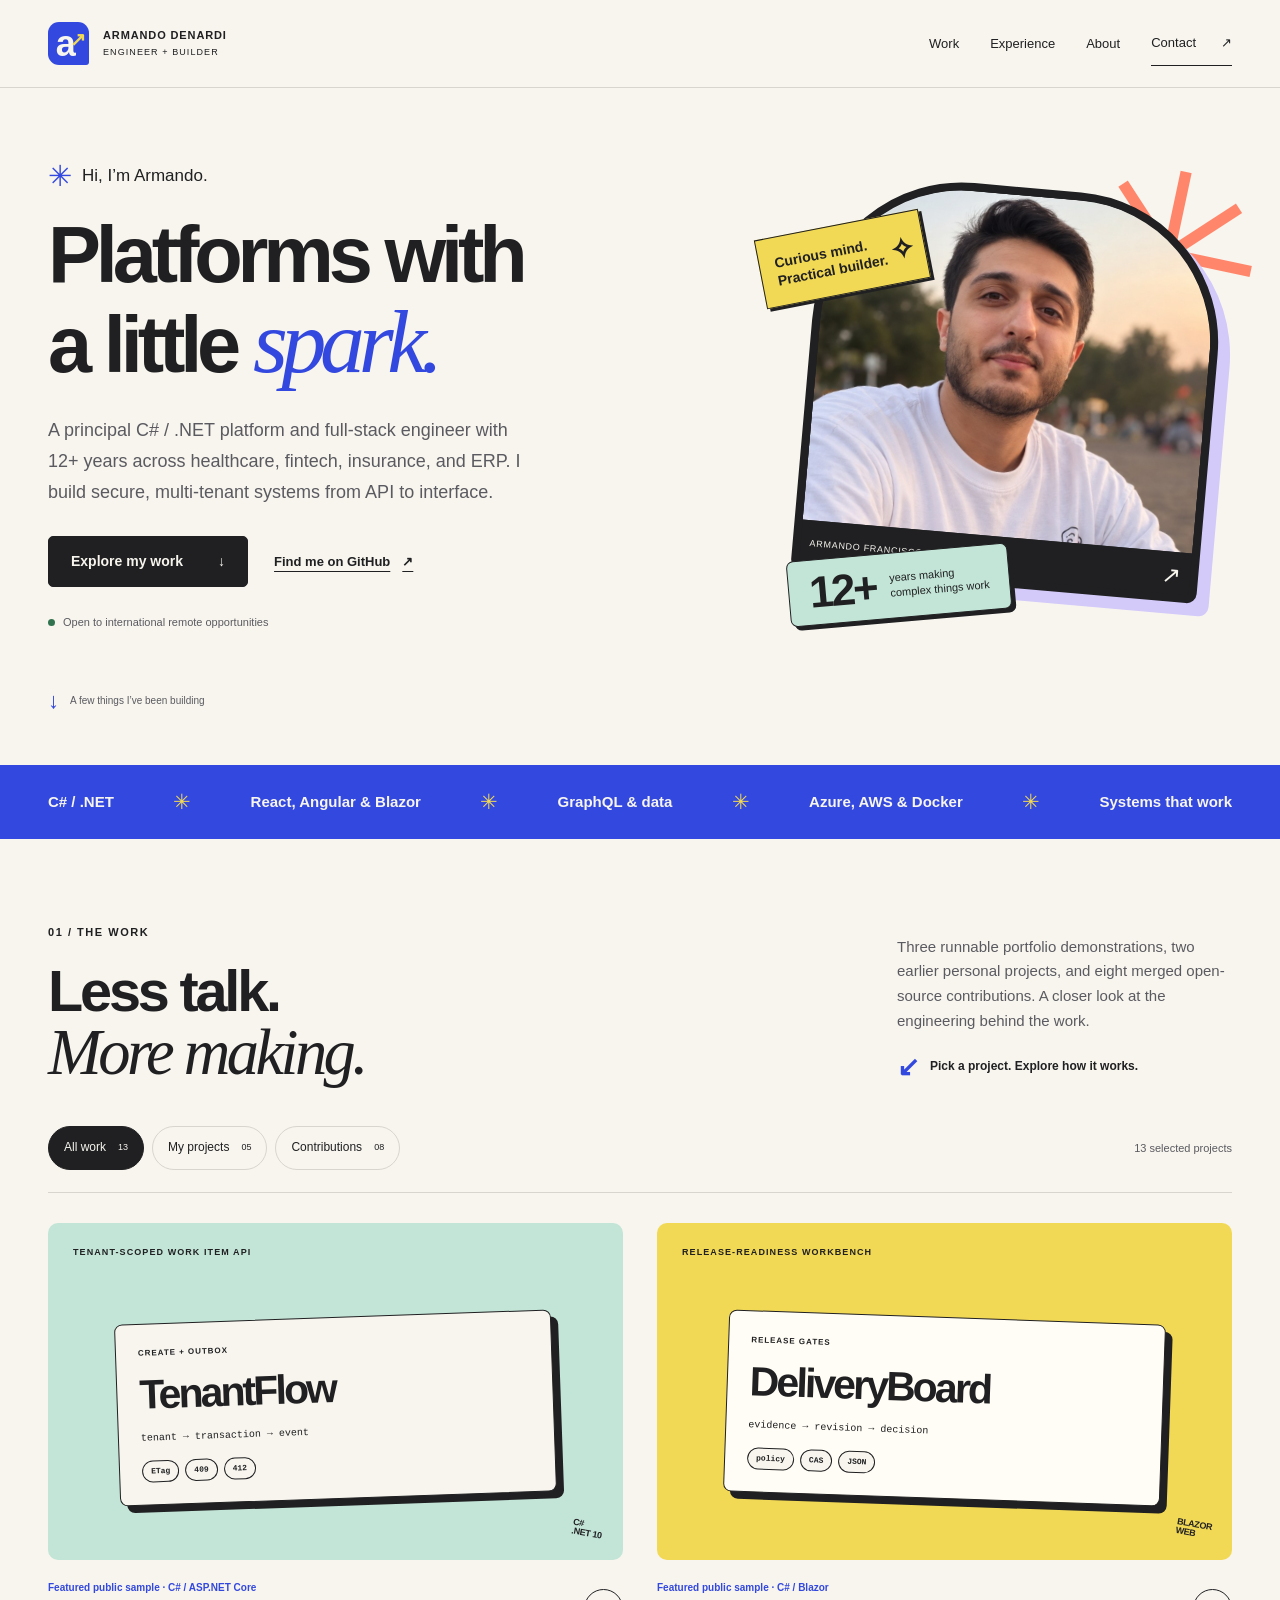
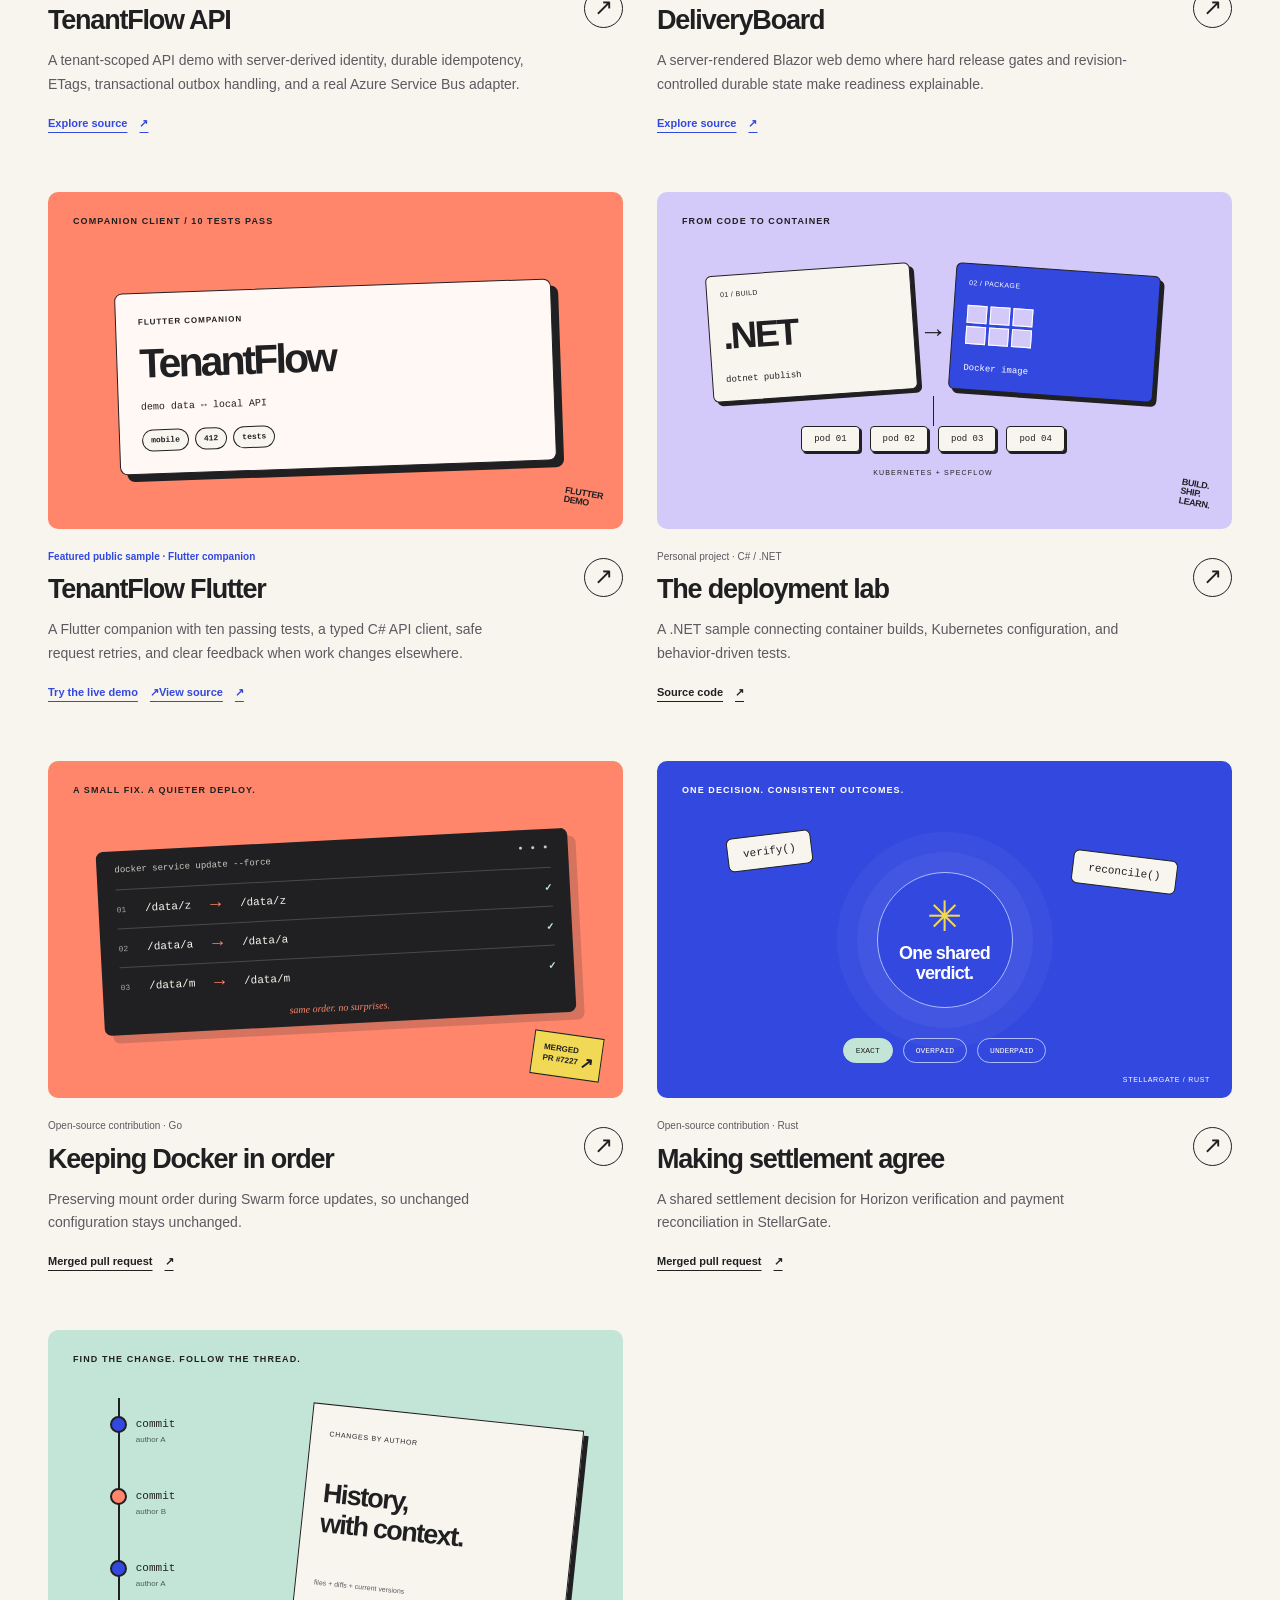
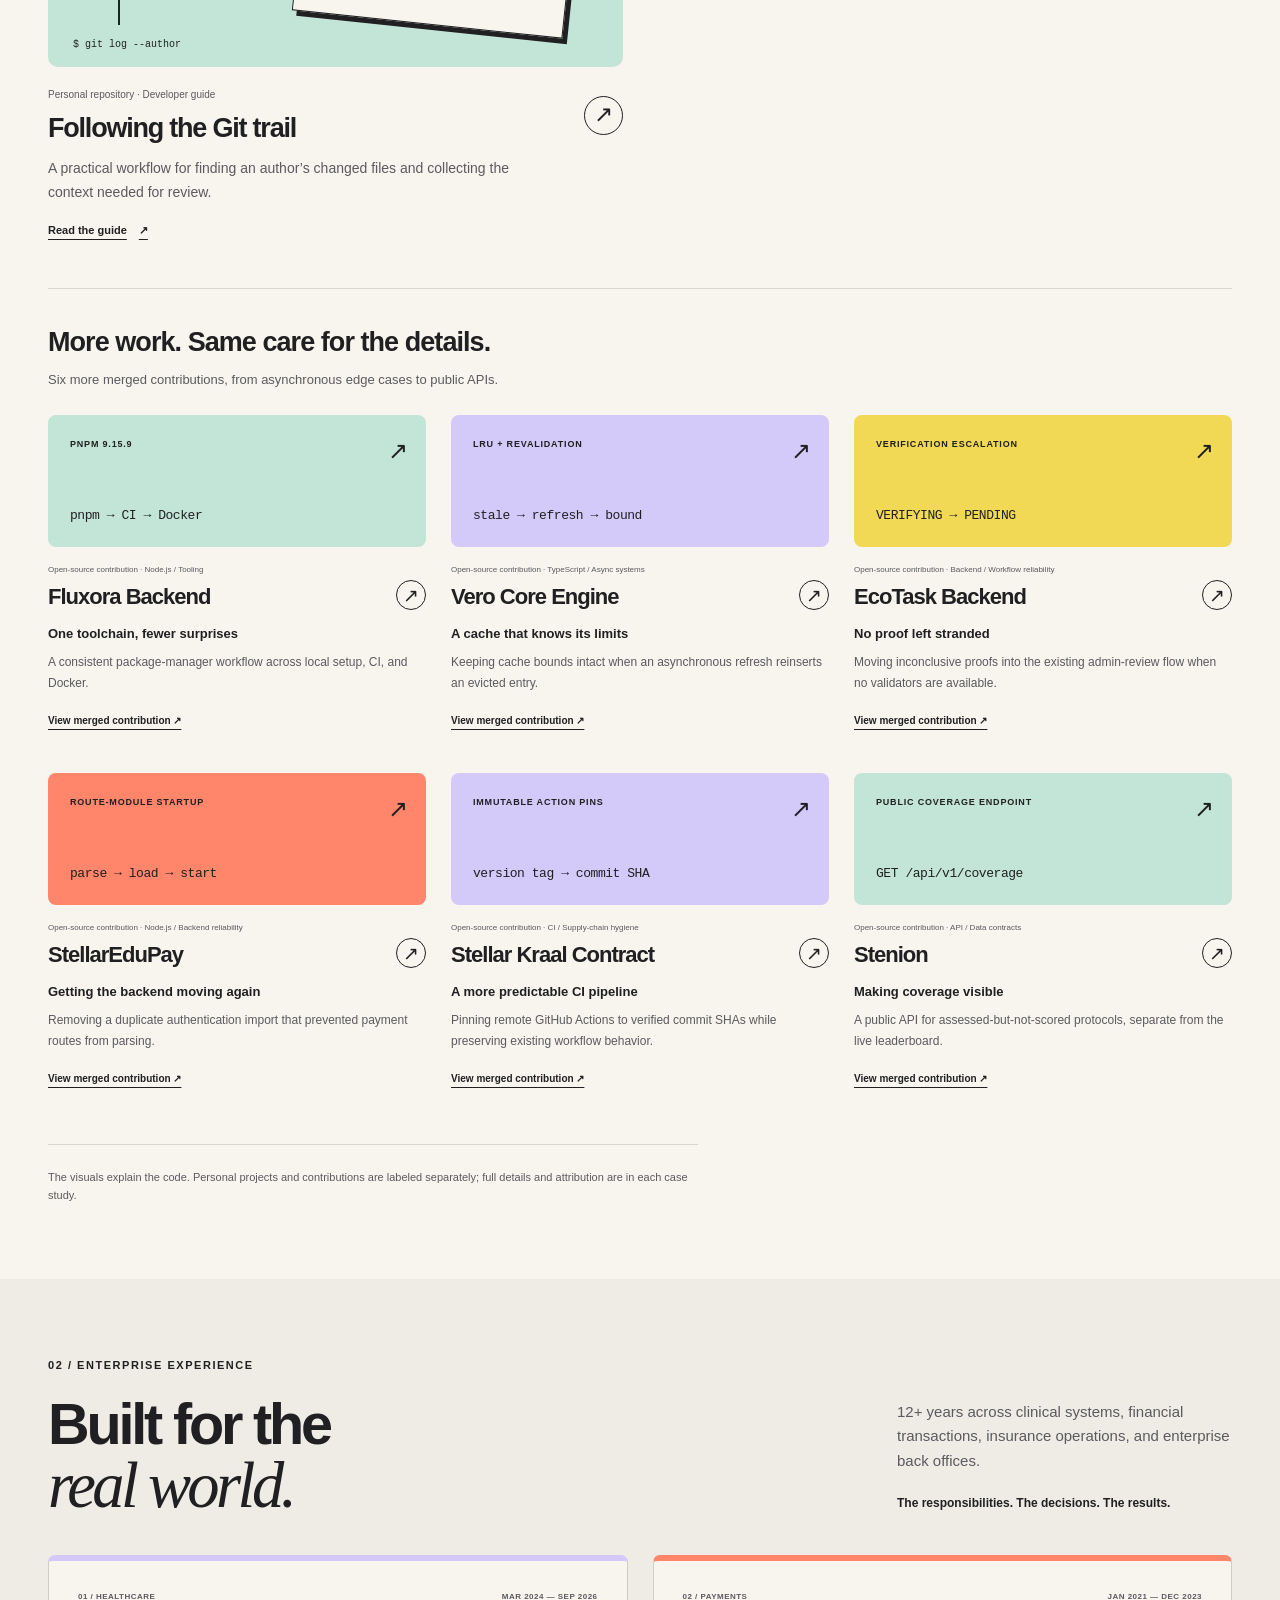
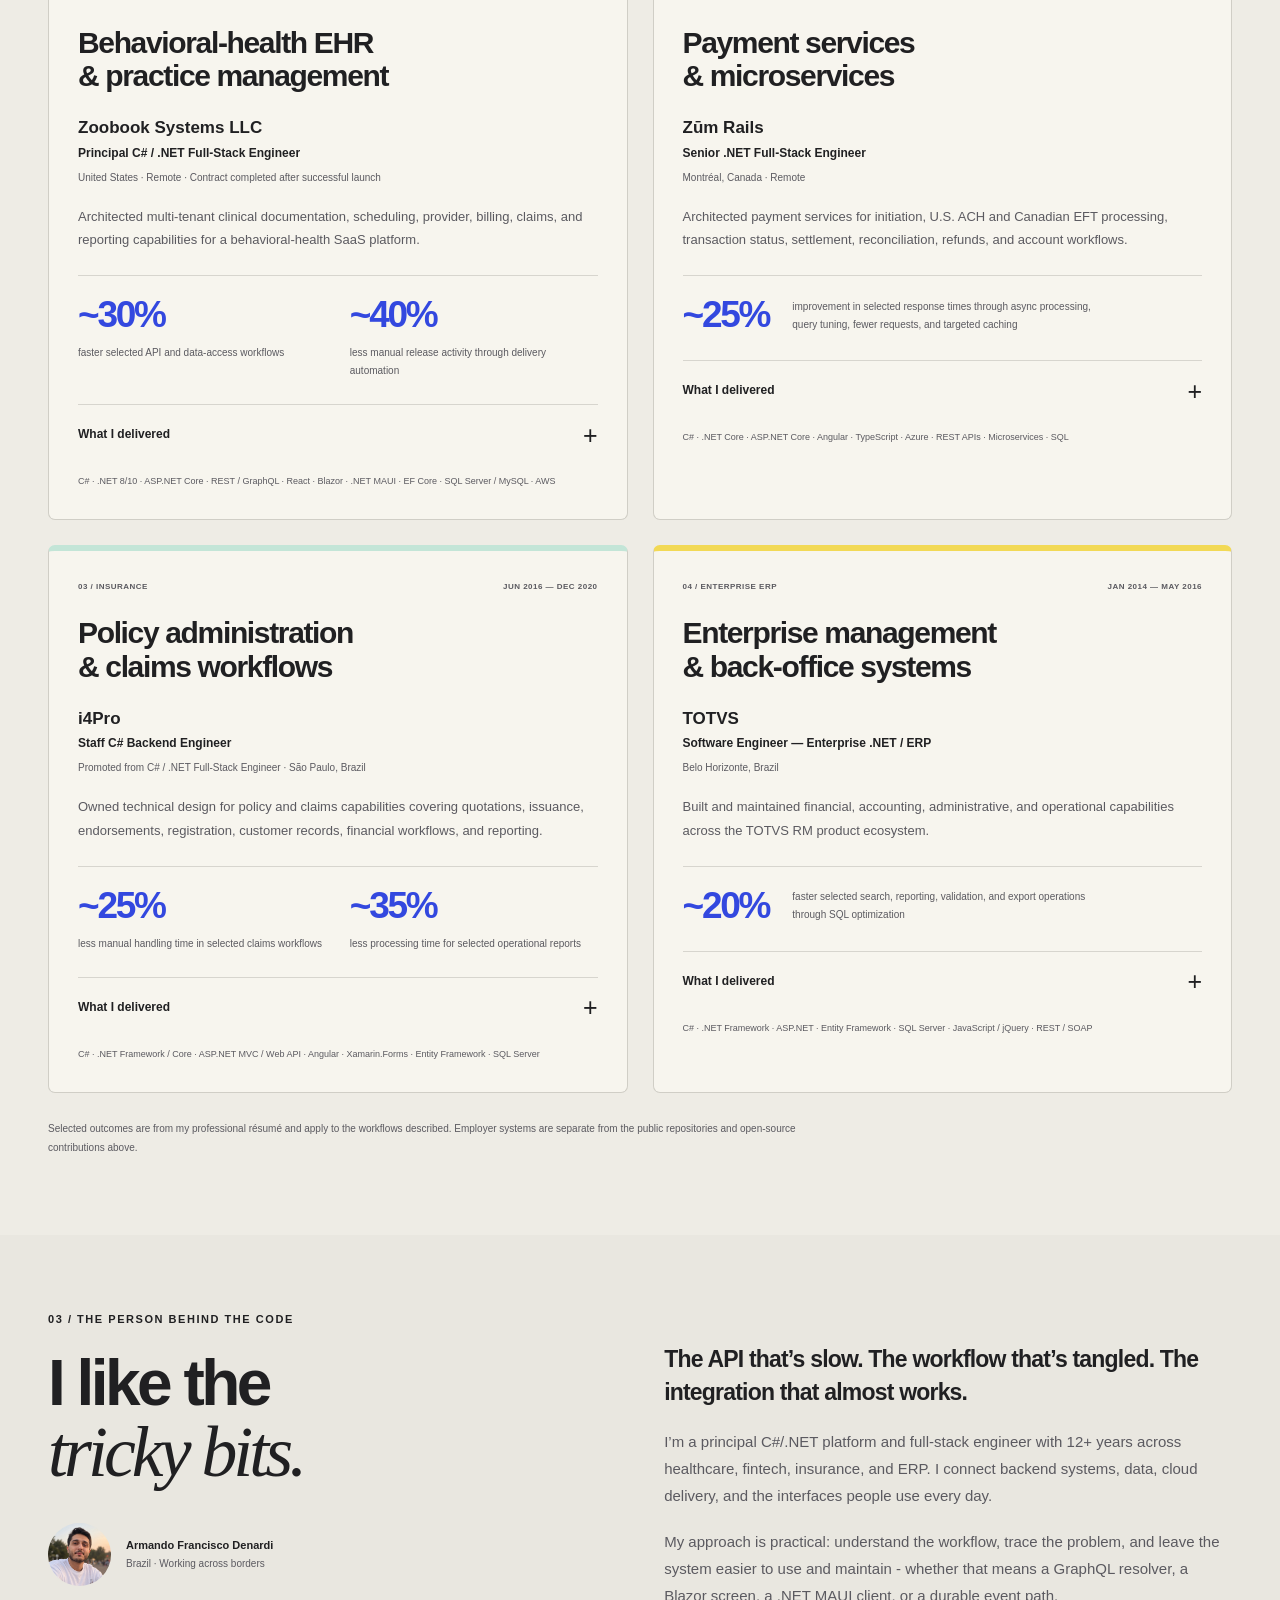
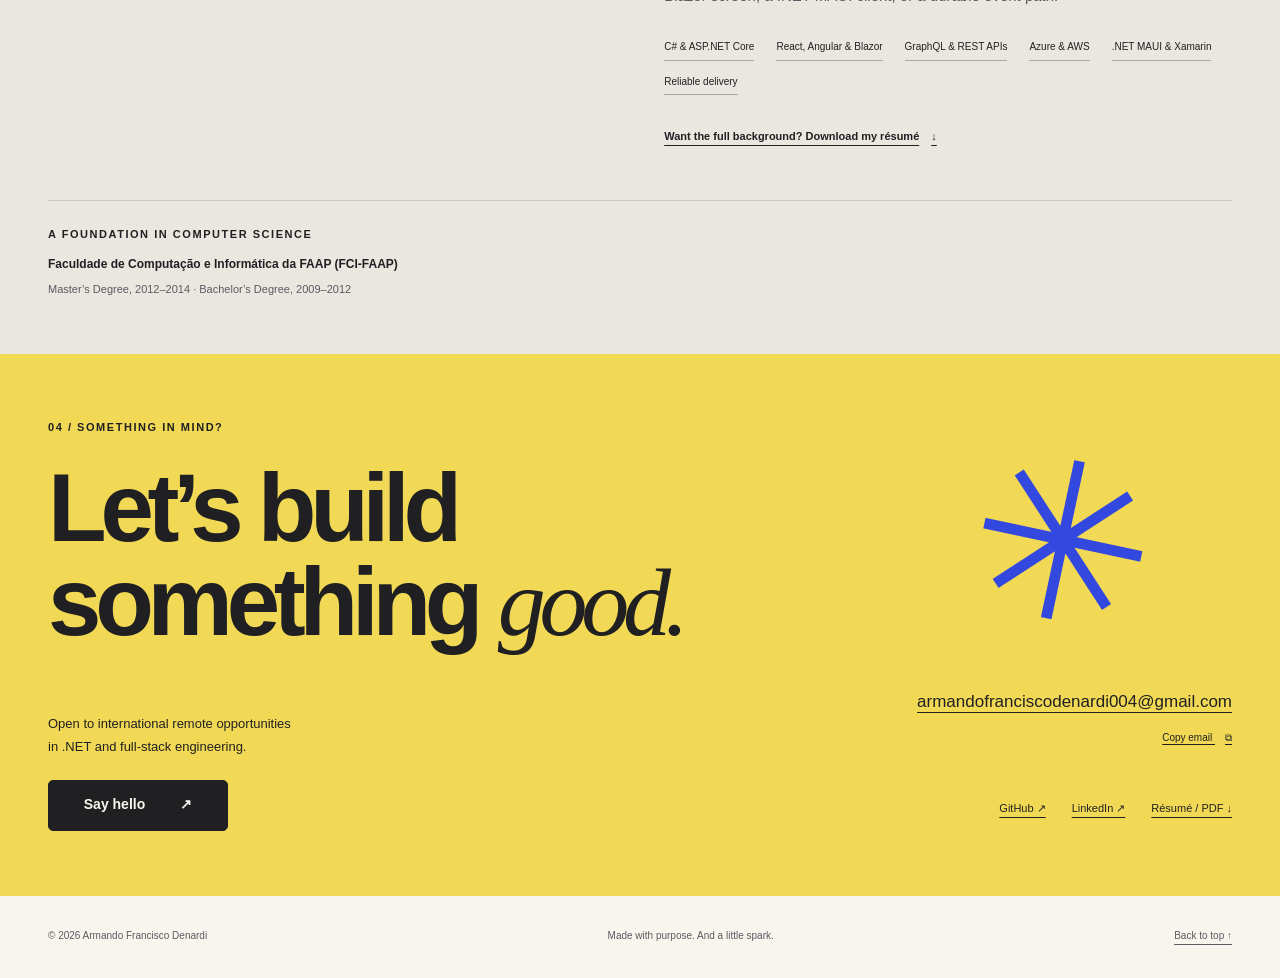
<file: index.html>
<!doctype html>
<html lang="en">
<head>
  <meta charset="utf-8"><meta name="viewport" content="width=device-width,initial-scale=1">
  <meta name="theme-color" content="#f7f5ee">
  <title>Armando Francisco Denardi — Principal .NET Engineer</title>
  <meta name="description" content="The portfolio of Armando Francisco Denardi, a principal C#/.NET platform and full-stack engineer. Explore public C#, Blazor, and Flutter samples alongside open-source contributions.">
  <link rel="canonical" href="https://armawndow.github.io/">
  <meta property="og:type" content="website"><meta property="og:title" content="Armando Denardi — Principal .NET Engineer">
  <meta property="og:description" content="Public C#, Blazor, and Flutter samples alongside open-source contributions and practical engineering notes.">
  <meta property="og:url" content="https://armawndow.github.io/"><meta property="og:image" content="https://armawndow.github.io/assets/armando-denardi.jpg"><meta property="og:image:alt" content="Armando Francisco Denardi outdoors">
  <meta name="twitter:card" content="summary_large_image">
  <link rel="icon" href="assets/favicon.svg" type="image/svg+xml"><link rel="stylesheet" href="styles.css?v=b721bb433bee"><script src="portfolio.js?v=d9b54889f664" defer></script>
</head>
<body>
  <a class="skip-link" href="#main">Skip to content</a>
  <header class="site-header"><div class="wrap header-inner">
    <a href="#home" class="brand" aria-label="Armando Denardi — back to top"><span class="brand-mark" aria-hidden="true">a<span>↗</span></span><span>ARMANDO DENARDI<small>ENGINEER + BUILDER</small></span></a>
    <nav aria-label="Main navigation"><a href="#work">Work</a><a href="#experience">Experience</a><a href="#about">About</a><a class="nav-contact" href="#contact">Contact <span aria-hidden="true">↗</span></a></nav>
  </div></header>
  <main id="main">
    <section id="home" class="hero wrap" aria-labelledby="hero-title">
      <div class="hero-copy"><p class="hello"><span aria-hidden="true">✳</span> Hi, I’m Armando.</p><h1 id="hero-title">Platforms with<br>a little <em>spark.</em></h1><p class="hero-description">A principal C# / .NET platform and full-stack engineer with 12+ years across healthcare, fintech, insurance, and ERP. I build secure, multi-tenant systems from API to interface.</p><div class="hero-actions"><a class="button dark" href="#work">Explore my work <span aria-hidden="true">↓</span></a><a class="quiet-link" href="https://github.com/armawndow">Find me on GitHub <span aria-hidden="true">↗</span></a></div><p class="availability"><span aria-hidden="true"></span>Open to international remote opportunities</p></div>
      <div class="identity-art"><span class="art-orbit" aria-hidden="true">✳</span><figure class="portrait"><img src="assets/armando-denardi.jpg" alt="Armando Francisco Denardi outdoors in a park" width="900" height="900" fetchpriority="high"><figcaption>ARMANDO FRANCISCO DENARDI <span aria-hidden="true">↗</span></figcaption></figure><span class="note-sticker">Curious mind.<br>Practical builder.<span aria-hidden="true">✧</span></span><div class="experience-sticker"><strong>12+</strong><span>years making<br>complex things work</span></div></div>
      <a class="scroll-cue" href="#work"><span aria-hidden="true">↓</span> A few things I’ve been building</a>
    </section>
    <div class="tool-strip" aria-label="Core technologies"><div class="wrap"><span>C# / .NET</span><i aria-hidden="true">✳</i><span>React, Angular &amp; Blazor</span><i aria-hidden="true">✳</i><span>GraphQL &amp; data</span><i aria-hidden="true">✳</i><span>Azure, AWS &amp; Docker</span><i aria-hidden="true">✳</i><span>Systems that work</span></div></div>

    <section class="wrap work-section" id="work" aria-labelledby="work-title"><div class="section-top"><div><p class="eyebrow">01 / The work</p><h2 id="work-title">Less talk.<br><span class="accent-serif">More making.</span></h2></div><div class="work-intro"><p>Three runnable portfolio demonstrations, two earlier personal projects, and eight merged open-source contributions. A closer look at the engineering behind the work.</p><p class="interaction-hint"><span aria-hidden="true">↙</span> Pick a project. Explore how it works.</p></div></div>
      <div class="work-toolbar"><div class="filters" role="group" aria-label="Filter projects" hidden><button type="button" class="filter active" data-filter="all" aria-pressed="true">All work <span>13</span></button><button type="button" class="filter" data-filter="personal" aria-pressed="false">My projects <span>05</span></button><button type="button" class="filter" data-filter="contribution" aria-pressed="false">Contributions <span>08</span></button></div><p id="project-count" class="project-count" role="status" aria-live="polite">13 selected projects</p></div>
      <div class="project-grid">
        <article class="project project-featured" data-kind="personal"><button type="button" class="project-open" data-case="tenantflow" aria-haspopup="dialog" aria-controls="case-study"><div class="project-visual visual-tenantflow" aria-hidden="true"><span class="visual-caption">TENANT-SCOPED WORK ITEM API</span><div class="sample-graphic"><small>CREATE + OUTBOX</small><strong>TenantFlow</strong><span>tenant → transaction → event</span><div class="sample-tags"><i>ETag</i><i>409</i><i>412</i></div></div><span class="graphic-stamp">C#<br>.NET 10</span></div><div class="project-title"><div><p class="project-kind">Featured public sample · C# / ASP.NET Core</p><h3>TenantFlow API</h3></div><span class="open-arrow" aria-hidden="true">↗</span></div></button><p class="project-description">A tenant-scoped API demo with server-derived identity, durable idempotency, ETags, transactional outbox handling, and a real Azure Service Bus adapter.</p><a class="source-link" href="https://github.com/armawndow/tenantflow-dotnet">Explore source <span aria-hidden="true">↗</span></a></article>
        <article class="project project-featured" data-kind="personal"><button type="button" class="project-open" data-case="deliveryboard" aria-haspopup="dialog" aria-controls="case-study"><div class="project-visual visual-deliveryboard" aria-hidden="true"><span class="visual-caption">RELEASE-READINESS WORKBENCH</span><div class="sample-graphic"><small>RELEASE GATES</small><strong>DeliveryBoard</strong><span>evidence → revision → decision</span><div class="sample-tags"><i>policy</i><i>CAS</i><i>JSON</i></div></div><span class="graphic-stamp">BLAZOR<br>WEB</span></div><div class="project-title"><div><p class="project-kind">Featured public sample · C# / Blazor</p><h3>DeliveryBoard</h3></div><span class="open-arrow" aria-hidden="true">↗</span></div></button><p class="project-description">A server-rendered Blazor web demo where hard release gates and revision-controlled durable state make readiness explainable.</p><a class="source-link" href="https://github.com/armawndow/deliveryboard-blazor">Explore source <span aria-hidden="true">↗</span></a></article>
        <article class="project project-featured" data-kind="personal"><button type="button" class="project-open" data-case="tenantflowflutter" aria-haspopup="dialog" aria-controls="case-study"><div class="project-visual visual-tenantflow-flutter" aria-hidden="true"><span class="visual-caption">COMPANION CLIENT / 10 TESTS PASS</span><div class="sample-graphic"><small>FLUTTER COMPANION</small><strong>TenantFlow</strong><span>demo data ↔ local API</span><div class="sample-tags"><i>mobile</i><i>412</i><i>tests</i></div></div><span class="graphic-stamp">FLUTTER<br>DEMO</span></div><div class="project-title"><div><p class="project-kind">Featured public sample · Flutter companion</p><h3>TenantFlow Flutter</h3></div><span class="open-arrow" aria-hidden="true">↗</span></div></button><p class="project-description">A Flutter companion with ten passing tests, a typed C# API client, safe request retries, and clear feedback when work changes elsewhere.</p><a class="source-link" href="demos/tenantflow/">Try the live demo <span aria-hidden="true">↗</span></a><a class="source-link" href="https://github.com/armawndow/tenantflow-flutter">View source <span aria-hidden="true">↗</span></a></article>
        <article class="project" data-kind="personal"><button type="button" class="project-open" data-case="dotnet" aria-haspopup="dialog" aria-controls="case-study"><div class="project-visual visual-dotnet" aria-hidden="true"><span class="visual-caption">FROM CODE TO CONTAINER</span><div class="deploy-graphic"><div class="code-tile"><small>01 / BUILD</small><strong>.NET</strong><span>dotnet publish</span></div><div class="flow-arrow">→</div><div class="container-tile"><small>02 / PACKAGE</small><div class="mini-blocks"><i></i><i></i><i></i><i></i><i></i><i></i></div><span>Docker image</span></div><div class="pod-line"></div><div class="pods"><span>pod 01</span><span>pod 02</span><span>pod 03</span><span>pod 04</span></div><span class="diagram-note">KUBERNETES + SPECFLOW</span></div><span class="graphic-stamp">BUILD.<br>SHIP.<br>LEARN.</span></div><div class="project-title"><div><p class="project-kind">Personal project · C# / .NET</p><h3>The deployment lab</h3></div><span class="open-arrow" aria-hidden="true">↗</span></div></button><p class="project-description">A .NET sample connecting container builds, Kubernetes configuration, and behavior-driven tests.</p><a class="source-link" href="https://github.com/armawndow/.NETDockerK8sSpecFlow">Source code <span aria-hidden="true">↗</span></a></article>
        <article class="project" data-kind="contribution"><button type="button" class="project-open" data-case="docker" aria-haspopup="dialog" aria-controls="case-study"><div class="project-visual visual-docker" aria-hidden="true"><span class="visual-caption">A SMALL FIX. A QUIETER DEPLOY.</span><div class="mount-graphic"><div class="terminal-heading"><span>docker service update --force</span><i>● ● ●</i></div><div class="mount-row"><b>01</b><span>/data/z</span><i>→</i><span>/data/z</span><strong>✓</strong></div><div class="mount-row"><b>02</b><span>/data/a</span><i>→</i><span>/data/a</span><strong>✓</strong></div><div class="mount-row"><b>03</b><span>/data/m</span><i>→</i><span>/data/m</span><strong>✓</strong></div><p>same order. no surprises.</p></div><span class="merged-sticker">MERGED<br>PR #7227 <span>↗</span></span></div><div class="project-title"><div><p class="project-kind">Open-source contribution · Go</p><h3>Keeping Docker in order</h3></div><span class="open-arrow" aria-hidden="true">↗</span></div></button><p class="project-description">Preserving mount order during Swarm force updates, so unchanged configuration stays unchanged.</p><a class="source-link" href="https://github.com/docker/cli/pull/7227">Merged pull request <span aria-hidden="true">↗</span></a></article>
        <article class="project" data-kind="contribution"><button type="button" class="project-open" data-case="stellar" aria-haspopup="dialog" aria-controls="case-study"><div class="project-visual visual-stellar" aria-hidden="true"><span class="visual-caption">ONE DECISION. CONSISTENT OUTCOMES.</span><div class="settlement-graphic"><span class="orbit-node node-a">verify()</span><span class="orbit-node node-b">reconcile()</span><div class="decision-core"><span>✳</span><strong>One shared<br>verdict.</strong></div><div class="verdict-tags"><span>EXACT</span><span>OVERPAID</span><span>UNDERPAID</span></div></div><span class="stellar-caption">STELLARGATE / RUST</span></div><div class="project-title"><div><p class="project-kind">Open-source contribution · Rust</p><h3>Making settlement agree</h3></div><span class="open-arrow" aria-hidden="true">↗</span></div></button><p class="project-description">A shared settlement decision for Horizon verification and payment reconciliation in StellarGate.</p><a class="source-link" href="https://github.com/StellarGateLabs/StellarGate/pull/416">Merged pull request <span aria-hidden="true">↗</span></a></article>
        <article class="project" data-kind="personal"><button type="button" class="project-open" data-case="git" aria-haspopup="dialog" aria-controls="case-study"><div class="project-visual visual-git" aria-hidden="true"><span class="visual-caption">FIND THE CHANGE. FOLLOW THE THREAD.</span><div class="git-graphic"><div class="git-line"></div><div class="commit c-one"><span></span><code>commit</code><small>author A</small></div><div class="commit c-two"><span></span><code>commit</code><small>author B</small></div><div class="commit c-three"><span></span><code>commit</code><small>author A</small></div><div class="git-paper"><small>CHANGES BY AUTHOR</small><strong>History,<br>with context.</strong><span>files + diffs + current versions</span></div></div><span class="git-command">$ git log --author</span></div><div class="project-title"><div><p class="project-kind">Personal repository · Developer guide</p><h3>Following the Git trail</h3></div><span class="open-arrow" aria-hidden="true">↗</span></div></button><p class="project-description">A practical workflow for finding an author’s changed files and collecting the context needed for review.</p><a class="source-link" href="https://github.com/armawndow/Guide-Tracking-Changes-by-an-Author-in-a-Git-Branch">Read the guide <span aria-hidden="true">↗</span></a></article>
      </div><div class="more-work-heading"><h3>More work. Same care for the details.</h3><p>Six more merged contributions, from asynchronous edge cases to public APIs.</p></div><div class="more-project-grid"><article class="project compact-project" data-kind="contribution"><button type="button" class="project-open" data-case="fluxora" aria-haspopup="dialog" aria-controls="case-study"><div class="mini-visual mini-mint" aria-hidden="true"><span>pnpm 9.15.9</span><strong>pnpm → CI → Docker</strong><i>↗</i></div><div class="project-title"><div><p class="project-kind">Open-source contribution · Node.js / Tooling</p><h3>Fluxora Backend</h3></div><span class="open-arrow" aria-hidden="true">↗</span></div></button><p class="mini-headline">One toolchain, fewer surprises</p><p class="project-description">A consistent package-manager workflow across local setup, CI, and Docker.</p><a class="source-link" href="https://github.com/Fluxora-Org/Fluxora-Backend/pull/1343">View merged contribution ↗</a></article><article class="project compact-project" data-kind="contribution"><button type="button" class="project-open" data-case="vero" aria-haspopup="dialog" aria-controls="case-study"><div class="mini-visual mini-violet" aria-hidden="true"><span>LRU + revalidation</span><strong>stale → refresh → bound</strong><i>↗</i></div><div class="project-title"><div><p class="project-kind">Open-source contribution · TypeScript / Async systems</p><h3>Vero Core Engine</h3></div><span class="open-arrow" aria-hidden="true">↗</span></div></button><p class="mini-headline">A cache that knows its limits</p><p class="project-description">Keeping cache bounds intact when an asynchronous refresh reinserts an evicted entry.</p><a class="source-link" href="https://github.com/Vero-protocol/vero-core-engine/pull/225">View merged contribution ↗</a></article><article class="project compact-project" data-kind="contribution"><button type="button" class="project-open" data-case="ecotask" aria-haspopup="dialog" aria-controls="case-study"><div class="mini-visual mini-yellow" aria-hidden="true"><span>Verification escalation</span><strong>VERIFYING → PENDING</strong><i>↗</i></div><div class="project-title"><div><p class="project-kind">Open-source contribution · Backend / Workflow reliability</p><h3>EcoTask Backend</h3></div><span class="open-arrow" aria-hidden="true">↗</span></div></button><p class="mini-headline">No proof left stranded</p><p class="project-description">Moving inconclusive proofs into the existing admin-review flow when no validators are available.</p><a class="source-link" href="https://github.com/ecotask-network/EcoTask-backend/pull/97">View merged contribution ↗</a></article><article class="project compact-project" data-kind="contribution"><button type="button" class="project-open" data-case="edupay" aria-haspopup="dialog" aria-controls="case-study"><div class="mini-visual mini-coral" aria-hidden="true"><span>Route-module startup</span><strong>parse → load → start</strong><i>↗</i></div><div class="project-title"><div><p class="project-kind">Open-source contribution · Node.js / Backend reliability</p><h3>StellarEduPay</h3></div><span class="open-arrow" aria-hidden="true">↗</span></div></button><p class="mini-headline">Getting the backend moving again</p><p class="project-description">Removing a duplicate authentication import that prevented payment routes from parsing.</p><a class="source-link" href="https://github.com/StellarEdu/StellarEduPay/pull/1308">View merged contribution ↗</a></article><article class="project compact-project" data-kind="contribution"><button type="button" class="project-open" data-case="kraal" aria-haspopup="dialog" aria-controls="case-study"><div class="mini-visual mini-violet" aria-hidden="true"><span>Immutable action pins</span><strong>version tag → commit SHA</strong><i>↗</i></div><div class="project-title"><div><p class="project-kind">Open-source contribution · CI / Supply-chain hygiene</p><h3>Stellar Kraal Contract</h3></div><span class="open-arrow" aria-hidden="true">↗</span></div></button><p class="mini-headline">A more predictable CI pipeline</p><p class="project-description">Pinning remote GitHub Actions to verified commit SHAs while preserving existing workflow behavior.</p><a class="source-link" href="https://github.com/Stellar-kraal/stellar-kraal-contract/pull/157">View merged contribution ↗</a></article><article class="project compact-project" data-kind="contribution"><button type="button" class="project-open" data-case="stenion" aria-haspopup="dialog" aria-controls="case-study"><div class="mini-visual mini-mint" aria-hidden="true"><span>Public coverage endpoint</span><strong>GET /api/v1/coverage</strong><i>↗</i></div><div class="project-title"><div><p class="project-kind">Open-source contribution · API / Data contracts</p><h3>Stenion</h3></div><span class="open-arrow" aria-hidden="true">↗</span></div></button><p class="mini-headline">Making coverage visible</p><p class="project-description">A public API for assessed-but-not-scored protocols, separate from the live leaderboard.</p><a class="source-link" href="https://github.com/stenion-lab/stenion/pull/62">View merged contribution ↗</a></article></div><noscript><p class="noscript-note">The source links work without JavaScript. Enable JavaScript to use project filters and interactive case studies.</p></noscript><p class="work-footnote">The visuals explain the code. Personal projects and contributions are labeled separately; full details and attribution are in each case study.</p>
    </section>


    <section class="enterprise-section" id="experience" aria-labelledby="enterprise-title"><div class="wrap"><div class="section-top"><div><p class="eyebrow">02 / Enterprise experience</p><h2 id="enterprise-title">Built for the<br><span class="accent-serif">real world.</span></h2></div><div class="work-intro"><p>12+ years across clinical systems, financial transactions, insurance operations, and enterprise back offices.</p><p class="interaction-hint">The responsibilities. The decisions. The results.</p></div></div>
      <div class="career-grid">
        <article class="career-case healthcare"><div class="career-topline"><span>01 / HEALTHCARE</span><span>MAR 2024 — SEP 2026</span></div><h3>Behavioral-health EHR<br>&amp; practice management</h3><p class="career-company">Zoobook Systems LLC</p><p class="career-role">Principal C# / .NET Full-Stack Engineer</p><p class="career-location">United States · Remote · Contract completed after successful launch</p><p class="career-summary">Architected multi-tenant clinical documentation, scheduling, provider, billing, claims, and reporting capabilities for a behavioral-health SaaS platform.</p><dl class="career-results"><div><dt>~30%</dt><dd>faster selected API and data-access workflows</dd></div><div><dt>~40%</dt><dd>less manual release activity through delivery automation</dd></div></dl><details><summary>What I delivered</summary><ul><li>Modernized legacy .NET services through .NET 8 and later .NET 10, improving async, EF Core, LINQ, SQL, and caching paths.</li><li>Built REST and GraphQL layers with schemas, resolvers, filtering, pagination, validation, and authorization for clinical and administrative workflows.</li><li>Engineered React/TypeScript and Blazor interfaces, plus .NET MAUI mobile workflows with secure API access, offline-aware handling, validation, and shared domain logic.</li><li>Implemented AWS delivery, security, and observability patterns using ECS/Fargate, RDS, S3, CloudWatch, IAM, Secrets Manager, Docker, xUnit, and Moq.</li></ul></details><p class="career-stack">C# · .NET 8/10 · ASP.NET Core · REST / GraphQL · React · Blazor · .NET MAUI · EF Core · SQL Server / MySQL · AWS</p></article>
        <article class="career-case payments"><div class="career-topline"><span>02 / PAYMENTS</span><span>JAN 2021 — DEC 2023</span></div><h3>Payment services<br>&amp; microservices</h3><p class="career-company">Zūm Rails</p><p class="career-role">Senior .NET Full-Stack Engineer</p><p class="career-location">Montréal, Canada · Remote</p><p class="career-summary">Architected payment services for initiation, U.S. ACH and Canadian EFT processing, transaction status, settlement, reconciliation, refunds, and account workflows.</p><dl class="career-results single-result"><div><dt>~25%</dt><dd>improvement in selected response times through async processing, query tuning, fewer requests, and targeted caching</dd></div></dl><details><summary>What I delivered</summary><ul><li>Built Angular/TypeScript operations experiences backed by ASP.NET Core REST APIs for search, account management, reconciliation, refunds, and reporting.</li><li>Designed idempotent processing, retries, validation, and webhook/event handling to protect financial workflows from duplicate transactions and transient failures.</li><li>Implemented Azure App Service, Functions, Service Bus, Blob Storage, Key Vault, and Azure SQL patterns with repeatable Azure DevOps build, test, and deployment pipelines.</li><li>Strengthened logging and automated test coverage while optimizing transaction-heavy APIs and screens.</li></ul></details><p class="career-stack">C# · .NET Core · ASP.NET Core · Angular · TypeScript · Azure · REST APIs · Microservices · SQL</p></article>
        <article class="career-case insurance"><div class="career-topline"><span>03 / INSURANCE</span><span>JUN 2016 — DEC 2020</span></div><h3>Policy administration<br>&amp; claims workflows</h3><p class="career-company">i4Pro</p><p class="career-role">Staff C# Backend Engineer</p><p class="career-location">Promoted from C# / .NET Full-Stack Engineer · São Paulo, Brazil</p><p class="career-summary">Owned technical design for policy and claims capabilities covering quotations, issuance, endorsements, registration, customer records, financial workflows, and reporting.</p><dl class="career-results"><div><dt>~25%</dt><dd>less manual handling time in selected claims workflows</dd></div><div><dt>~35%</dt><dd>less processing time for selected operational reports</dd></div></dl><details><summary>What I delivered</summary><ul><li>Mentored engineers through architecture discussions, code and design reviews, and root-cause debugging of complex production issues.</li><li>Automated validation and routing steps across claims workflows and standardized reusable domain and data-access components.</li><li>Unified Angular/TypeScript workflows with C# Web API services and supported Xamarin.Forms mobile capabilities for field and claims work.</li><li>Tuned SQL Server procedures, indexes, and reporting queries while strengthening access control, auditability, and REST integrations.</li></ul></details><p class="career-stack">C# · .NET Framework / Core · ASP.NET MVC / Web API · Angular · Xamarin.Forms · Entity Framework · SQL Server</p></article>
        <article class="career-case erp"><div class="career-topline"><span>04 / ENTERPRISE ERP</span><span>JAN 2014 — MAY 2016</span></div><h3>Enterprise management<br>&amp; back-office systems</h3><p class="career-company">TOTVS</p><p class="career-role">Software Engineer — Enterprise .NET / ERP</p><p class="career-location">Belo Horizonte, Brazil</p><p class="career-summary">Built and maintained financial, accounting, administrative, and operational capabilities across the TOTVS RM product ecosystem.</p><dl class="career-results single-result"><div><dt>~20%</dt><dd>faster selected search, reporting, validation, and export operations through SQL optimization</dd></div></dl><details><summary>What I delivered</summary><ul><li>Refactored reusable business and data-access components in C#, Entity Framework, and SQL Server.</li><li>Optimized SQL queries and stored procedures for data-intensive operations.</li><li>Integrated REST/SOAP services and browser-based JavaScript/jQuery features with server-side .NET modules.</li><li>Supported production releases, root-cause analysis, and incremental refactoring of legacy components.</li></ul></details><p class="career-stack">C# · .NET Framework · ASP.NET · Entity Framework · SQL Server · JavaScript / jQuery · REST / SOAP</p></article>
      </div><p class="experience-context">Selected outcomes are from my professional résumé and apply to the workflows described. Employer systems are separate from the public repositories and open-source contributions above.</p>
    </div></section>

    <section class="about-section" id="about" aria-labelledby="about-title"><div class="wrap about-grid"><div class="about-title"><p class="eyebrow">03 / The person behind the code</p><h2 id="about-title">I like the<br><span class="accent-serif">tricky bits.</span></h2><div class="about-mini"><img src="assets/armando-denardi.jpg" width="68" height="68" alt="" loading="lazy"><p>Armando Francisco Denardi<br><span>Brazil · Working across borders</span></p></div></div><div class="about-copy"><p class="about-lead">The API that’s slow. The workflow that’s tangled. The integration that almost works.</p><p>I’m a principal C#/.NET platform and full-stack engineer with 12+ years across healthcare, fintech, insurance, and ERP. I connect backend systems, data, cloud delivery, and the interfaces people use every day.</p><p>My approach is practical: understand the workflow, trace the problem, and leave the system easier to use and maintain - whether that means a GraphQL resolver, a Blazor screen, a .NET MAUI client, or a durable event path.</p><div class="expertise"><span>C# &amp; ASP.NET Core</span><span>React, Angular &amp; Blazor</span><span>GraphQL &amp; REST APIs</span><span>Azure &amp; AWS</span><span>.NET MAUI &amp; Xamarin</span><span>Reliable delivery</span></div><a class="quiet-link" href="assets/Armando-Francisco-Denardi-Resume.pdf" download>Want the full background? Download my résumé <span aria-hidden="true">↓</span><span class="sr-only"> (PDF)</span></a></div></div>
      <div class="wrap education-line"><p class="eyebrow">A foundation in computer science</p><p>Faculdade de Computação e Informática da FAAP (FCI-FAAP)</p><p>Master’s Degree, 2012–2014 · Bachelor’s Degree, 2009–2012</p></div>
    </section>

    <section class="contact-section" id="contact" aria-labelledby="contact-title"><div class="wrap contact-inner"><p class="eyebrow">04 / Something in mind?</p><h2 id="contact-title">Let’s build<br>something <em>good.</em><span class="contact-star" aria-hidden="true">✳</span></h2><div class="contact-bottom"><div><p>Open to international remote opportunities<br>in .NET and full-stack engineering.</p><a class="button dark" href="mailto:armandofranciscodenardi004@gmail.com">Say hello <span aria-hidden="true">↗</span></a></div><div class="contact-details"><a class="email-link" href="mailto:armandofranciscodenardi004@gmail.com">armandofranciscodenardi004@gmail.com</a><button class="copy-email" type="button" hidden>Copy email <span aria-hidden="true">⧉</span></button><p class="copy-status" role="status" aria-live="polite"></p><div class="social-links"><a href="https://github.com/armawndow">GitHub ↗</a><a href="https://www.linkedin.com/in/armando-francisco-9108853b3/">LinkedIn ↗</a><a href="assets/Armando-Francisco-Denardi-Resume.pdf" download>Résumé / PDF ↓</a></div></div></div></div></section>
  </main>
  <footer class="wrap site-footer"><p>© 2026 Armando Francisco Denardi</p><p>Made with purpose. And a little spark.</p><a href="#home">Back to top ↑</a></footer>

  <dialog id="case-study" aria-labelledby="case-title"><div class="dialog-bar"><span>BEHIND THE BUILD</span><button type="button" class="close-dialog" aria-label="Close case study">Close <span aria-hidden="true">×</span></button></div><div class="case-content"><p id="case-kind" class="eyebrow"></p><h2 id="case-title"></h2><p id="case-summary" class="case-summary"></p><div id="case-demo" class="case-demo"></div><div class="case-story"><div><h3>The problem</h3><p id="case-problem"></p></div><div><h3>The approach</h3><p id="case-approach"></p></div><div><h3>The result</h3><p id="case-result"></p></div></div><p id="case-scope" class="case-scope"></p><div class="case-links"><a id="case-source" class="button dark" href="https://github.com/armawndow">Explore the source ↗</a><a id="case-detail" class="quiet-link" href="https://github.com/armawndow">See the implementation ↗</a></div></div></dialog>
</body>
</html>
</file>
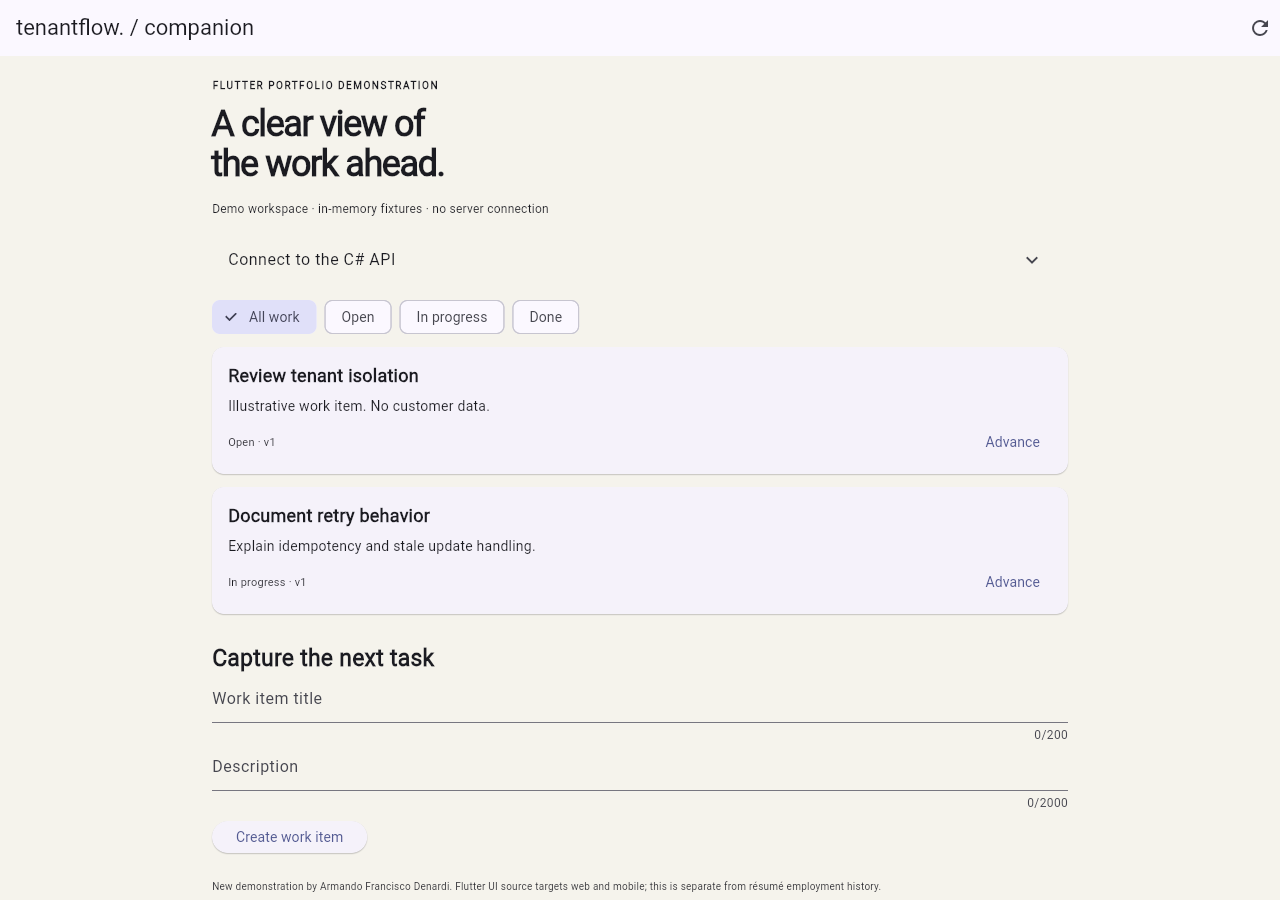
<file: demos/tenantflow/index.html>
<!DOCTYPE html><html lang="en"><head><base href="/demos/tenantflow/"><meta charset="UTF-8"><meta name="viewport" content="width=device-width, initial-scale=1"><meta name="description" content="TenantFlow Flutter companion - a new portfolio demonstration"><title>TenantFlow companion</title></head><body><script src="flutter_bootstrap.js" async></script></body></html>
</file>
<file: styles.css>
:root{--paper:#f7f5ee;--ink:#202022;--muted:#5b5a60;--blue:#3348df;--coral:#ff866b;--violet:#d4cafa;--mint:#c3e5d7;--yellow:#f2d955;--line:#d7d5ce;--sans:'Segoe UI',Arial,sans-serif;--serif:Georgia,'Times New Roman',serif}
*{box-sizing:border-box}html{scroll-behavior:smooth;scroll-padding-top:90px;overflow-x:clip}body{margin:0;background:var(--paper);color:var(--ink);font:16px/1.65 var(--sans);-webkit-font-smoothing:antialiased}body.dialog-open{overflow:hidden}button,a{-webkit-tap-highlight-color:transparent}button{font:inherit;color:inherit}button:not(:disabled){cursor:pointer}a{color:inherit;text-underline-offset:5px}a:focus-visible,button:focus-visible{outline:3px solid var(--blue);outline-offset:5px}button:disabled{cursor:default}p,h1,h2,h3,figure{margin:0}img{display:block;max-width:100%}h1,h2,h3{line-height:1.05;letter-spacing:-.055em}h1,h2{font-weight:750}h2{font-size:clamp(42px,4.5vw,64px)}.wrap{width:min(1240px,calc(100% - 96px));margin-inline:auto}.eyebrow{font-size:11px;font-weight:700;letter-spacing:.14em;text-transform:uppercase;line-height:1.5}.accent-serif{font:italic 400 1.12em/1 var(--serif);letter-spacing:-.055em}.sr-only{position:absolute;width:1px;height:1px;padding:0;margin:-1px;overflow:hidden;clip:rect(0,0,0,0);white-space:nowrap;border:0}[hidden]{display:none!important}.skip-link{position:fixed;left:16px;top:12px;padding:10px 20px;background:var(--ink);color:white;z-index:30;transform:translateY(-160%)}.skip-link:focus{transform:translateY(0)}
.site-header{background:var(--paper);position:sticky;top:0;z-index:10;border-bottom:1px solid var(--line)}.header-inner{min-height:87px;display:flex;align-items:center;justify-content:space-between;gap:25px}.brand{display:flex;align-items:center;gap:14px;text-decoration:none;font-size:11px;font-weight:750;letter-spacing:.08em;line-height:1.45}.brand small{display:block;font-size:9px;font-weight:500;letter-spacing:.12em;margin-top:3px}.brand-mark{background:var(--blue);color:var(--paper);width:41px;height:43px;display:flex;align-items:center;justify-content:center;border-radius:11px 11px 3px 11px;font-size:36px;font-weight:600;letter-spacing:-.12em;line-height:1}.brand-mark>span{color:var(--yellow);font-size:19px;margin-left:-2px;margin-top:-8px}.site-header nav{display:flex;gap:31px;align-items:center}.site-header nav a{font-size:13px;text-decoration:none;display:inline-flex;align-items:center;min-height:44px}.site-header nav a:hover{text-decoration:underline}.nav-contact{gap:25px;border-bottom:1px solid var(--ink)}
.hero{display:grid;grid-template-columns:1.45fr 1fr;gap:30px;align-items:center;padding-top:74px;padding-bottom:25px}.hello{font-size:17px;font-weight:500;display:flex;align-items:center;gap:10px;margin-bottom:24px}.hello>span{color:var(--blue);font-size:29px;line-height:1}.hero h1{font-size:clamp(54px,6.2vw,86px);line-height:1.02;letter-spacing:-.065em}.hero h1 em{font-family:var(--serif);font-weight:400;color:var(--blue);font-size:1.13em;letter-spacing:-.07em}.hero-description{font-size:18px;color:var(--muted);max-width:480px;margin-top:28px;line-height:1.7}.hero-actions{display:flex;align-items:center;gap:26px;flex-wrap:wrap;margin-top:29px}.button{display:inline-flex;align-items:center;justify-content:center;gap:35px;min-height:51px;padding:12px 22px;border:1px solid var(--ink);border-radius:5px;font-weight:600;font-size:14px;text-decoration:none;transition:transform .18s,box-shadow .18s}.button.dark{background:var(--ink);color:var(--paper)}.button:hover{transform:translateY(-3px);box-shadow:4px 4px 0 var(--blue)}.quiet-link{display:inline-flex;align-items:center;gap:12px;font-size:13px;font-weight:600;min-height:44px}.availability{display:flex;align-items:center;gap:8px;font-size:11px;color:var(--muted);margin-top:26px}.availability>span{height:7px;width:7px;border-radius:50%;background:#31734e}.identity-art{position:relative;min-height:450px;margin-left:22px}.portrait{position:absolute;left:24px;right:18px;top:15px;transform:rotate(5deg);background:var(--ink);border:8px solid var(--ink);border-radius:150px 150px 10px 10px;overflow:hidden;box-shadow:13px 12px 0 #d4cafa}.portrait img{height:342px;width:100%;object-fit:cover;object-position:50% 48%;border-radius:140px 140px 0 0}.portrait figcaption{display:flex;align-items:center;justify-content:space-between;color:var(--paper);font-size:9px;padding:12px 9px 7px;letter-spacing:.08em}.portrait figcaption>span{font-size:23px;line-height:1}.art-orbit{position:absolute;color:var(--coral);font-size:230px;line-height:1;right:-32px;top:-28px;transform:rotate(12deg)}.note-sticker{position:absolute;left:-24px;top:52px;background:var(--yellow);border:1px solid var(--ink);padding:16px 38px 16px 15px;font-size:14px;font-weight:600;line-height:1.3;transform:rotate(-11deg);box-shadow:3px 3px 0 var(--ink)}.note-sticker>span{position:absolute;right:10px;top:17px;font-size:29px}.experience-sticker{position:absolute;left:5px;bottom:4px;background:var(--mint);border:1px solid var(--ink);border-radius:7px;display:flex;align-items:center;gap:14px;padding:10px 20px;transform:rotate(-5deg);box-shadow:4px 4px 0 var(--ink)}.experience-sticker strong{font-size:44px;line-height:1;font-weight:700;letter-spacing:-.06em}.experience-sticker>span{font-size:11px;line-height:1.4}.scroll-cue{grid-column:1/-1;display:inline-flex;align-items:center;gap:11px;justify-self:start;font-size:10px;color:var(--muted);text-decoration:none;margin-top:22px}.scroll-cue>span{font-size:22px;color:var(--blue)}.tool-strip{margin-top:20px;background:var(--blue);color:var(--paper);overflow:hidden}.tool-strip>.wrap{display:flex;align-items:center;justify-content:space-between;gap:26px;padding:20px 0;font-size:15px;font-weight:550;white-space:nowrap}.tool-strip i{font-style:normal;color:var(--yellow);font-size:21px}
.work-section{padding:85px 0 75px}.section-top{display:flex;justify-content:space-between;gap:40px;align-items:flex-end;margin-bottom:40px}.section-top .eyebrow{margin-bottom:20px}.work-intro{max-width:335px;font-size:15px;color:var(--muted);padding-bottom:5px}.interaction-hint{font-size:12px;font-weight:600;color:var(--ink);margin-top:20px;display:flex;align-items:center;gap:10px}.interaction-hint>span{font-size:27px;color:var(--blue);line-height:1}.work-toolbar{display:flex;align-items:center;justify-content:space-between;border-bottom:1px solid var(--line);padding-bottom:22px;margin-bottom:30px;gap:18px}.filters{display:flex;gap:8px;flex-wrap:wrap}.filter{background:transparent;border:1px solid var(--line);padding:10px 15px;border-radius:50px;font-size:12px;min-height:44px;display:inline-flex;align-items:center;gap:12px;transition:background .15s}.filter>span{font-size:9px}.filter:hover{border-color:var(--ink)}.filter.active{color:var(--paper);background:var(--ink);border-color:var(--ink)}.project-count{font-size:11px;color:var(--muted)}.project-grid{display:grid;grid-template-columns:1fr 1fr;column-gap:34px;row-gap:47px}.project{min-width:0}.project-open{border:0;background:transparent;padding:0;text-align:left;width:100%;display:block}.project-visual{height:337px;border-radius:10px;position:relative;overflow:hidden;transition:transform .22s,box-shadow .22s}.project-open:hover .project-visual{transform:translateY(-5px);box-shadow:0 8px 0 var(--ink)}.project-title{display:flex;justify-content:space-between;gap:15px;align-items:center;margin-top:20px}.project-kind{font-size:10px;color:var(--muted);margin-bottom:9px;font-weight:500}.project-title h3{font-size:27px;line-height:1.15;font-weight:700;letter-spacing:-.045em}.open-arrow{width:39px;height:39px;border:1px solid var(--ink);border-radius:50%;display:flex;align-items:center;justify-content:center;font-size:23px;flex-shrink:0;transition:background .18s,color .18s,transform .18s}.project-open:hover .open-arrow{background:var(--ink);color:var(--paper);transform:rotate(45deg)}.project-description{font-size:14px;line-height:1.7;color:var(--muted);max-width:480px;margin-top:13px}.source-link{display:inline-flex;align-items:center;gap:12px;font-size:11px;font-weight:600;min-height:44px;margin-top:4px}.visual-caption{position:absolute;top:22px;left:25px;font-size:9px;letter-spacing:.12em;font-weight:650}.visual-dotnet{background:var(--violet)}.deploy-graphic{position:absolute;left:9%;right:13%;top:77px;display:grid;grid-template-columns:1fr 38px 1fr;align-items:center}.code-tile,.container-tile{min-height:127px;display:flex;flex-direction:column;justify-content:space-between;background:var(--paper);border:1px solid var(--ink);border-radius:6px;padding:13px;box-shadow:4px 4px 0 var(--ink);transform:rotate(-4deg)}.code-tile small,.container-tile small{font-size:7px;letter-spacing:.05em}.code-tile strong{font-size:37px;line-height:1.2;letter-spacing:-.07em}.code-tile>span,.container-tile>span{font-family:monospace;font-size:9px}.container-tile{background:var(--blue);color:white;transform:rotate(4deg)}.flow-arrow{text-align:center;font-size:28px}.mini-blocks{display:grid;grid-template-columns:repeat(3,20px);gap:3px;margin:10px 0}.mini-blocks i{height:18px;background:var(--violet);border:1px solid white}.pod-line{grid-column:1/-1;height:30px;width:1px;background:var(--ink);justify-self:center}.pods{display:flex;grid-column:1/-1;gap:10px;justify-content:center}.pods>span{background:var(--paper);border:1px solid var(--ink);padding:7px 12px;border-radius:4px;font:9px monospace;box-shadow:2px 2px 0 var(--ink)}.diagram-note{grid-column:1/-1;text-align:center;font-size:7px;letter-spacing:.17em;margin-top:15px}.graphic-stamp{position:absolute;right:21px;bottom:21px;transform:rotate(10deg);font-size:9px;font-weight:800;line-height:1.05;letter-spacing:-.04em}
.visual-docker{background:var(--coral)}.mount-graphic{position:absolute;left:9%;right:9%;top:79px;background:var(--ink);color:var(--paper);border-radius:7px;box-shadow:8px 8px 0 rgba(32,32,34,.18);transform:rotate(-3deg);padding:14px 18px 11px}.terminal-heading{display:flex;justify-content:space-between;gap:5px;padding-bottom:14px;font:9px monospace;color:#ccc7c0}.terminal-heading i{font-size:7px;font-style:normal;letter-spacing:2px}.mount-row{border-top:1px solid #49484b;display:flex;align-items:center;gap:19px;padding:10px 0;font:11px monospace}.mount-row b{font-size:8px;color:#a4a1aa;font-weight:400}.mount-row i{color:var(--coral);font-size:18px;line-height:1;font-style:normal}.mount-row strong{color:var(--mint);margin-left:auto}.mount-graphic>p{font:10px var(--serif);font-style:italic;color:var(--coral);text-align:center;margin-top:7px}.merged-sticker{position:absolute;right:21px;bottom:20px;padding:10px 22px 10px 10px;border:1px solid var(--ink);background:var(--yellow);font-size:8px;line-height:1.35;font-weight:700;transform:rotate(8deg)}.merged-sticker>span{position:absolute;right:7px;top:15px;font-size:16px}.visual-stellar{background:var(--blue);color:white}.settlement-graphic{position:absolute;inset:65px 8% 30px}.orbit-node{position:absolute;background:var(--paper);color:var(--ink);padding:10px 15px;border:1px solid var(--ink);border-radius:6px;font:11px monospace;z-index:1}.node-a{left:5%;top:8px;transform:rotate(-7deg)}.node-b{right:2%;top:29px;transform:rotate(7deg)}.decision-core{position:absolute;top:46px;left:50%;transform:translateX(-50%);height:136px;width:136px;border:1px solid #afbcff;border-radius:50%;display:flex;flex-direction:column;align-items:center;justify-content:center;box-shadow:0 0 0 20px #ffffff0c,0 0 0 40px #ffffff09}.decision-core>span{color:var(--yellow);font-size:42px;line-height:1}.decision-core strong{text-align:center;font-size:18px;line-height:1.1;letter-spacing:-.045em;margin-top:6px}.verdict-tags{position:absolute;bottom:5px;left:0;right:0;display:flex;gap:10px;justify-content:center}.verdict-tags>span{border:1px solid #afbcff;border-radius:30px;padding:7px 12px;font:8px monospace}.verdict-tags>span:first-child{color:var(--ink);background:var(--mint);border-color:var(--mint)}.stellar-caption{position:absolute;bottom:12px;right:22px;font-size:7px;letter-spacing:.1em}.visual-git{background:var(--mint)}.git-graphic{position:absolute;inset:68px 9% 42px}.git-line{position:absolute;left:18px;width:2px;top:0;bottom:0;background:var(--ink)}.commit{position:absolute;left:10px;display:grid;grid-template-columns:16px 1fr;column-gap:10px;align-items:center}.commit>span{width:17px;height:17px;border-radius:50%;border:2px solid var(--ink);background:var(--blue);z-index:1}.commit>code{font-size:11px}.commit>small{grid-column:2;font-size:8px;color:#4d6056}.c-one{top:17px}.c-two{top:89px}.c-two>span{background:var(--coral)}.c-three{top:161px}.git-paper{position:absolute;left:43%;right:-3px;top:18px;bottom:0;background:var(--paper);border:1px solid var(--ink);box-shadow:5px 5px 0 var(--ink);padding:23px 18px;display:flex;flex-direction:column;justify-content:space-between;transform:rotate(6deg)}.git-paper small{font-size:7px;letter-spacing:.1em}.git-paper strong{font-size:27px;line-height:1.1;letter-spacing:-.06em;font-weight:650}.git-paper>span{font-size:7px;color:var(--muted)}.git-command{position:absolute;bottom:17px;left:25px;font:10px monospace}.work-footnote{font-size:11px;color:var(--muted);max-width:650px;border-top:1px solid var(--line);padding-top:23px;margin-top:43px}.noscript-note{padding:16px;background:var(--yellow);font-size:14px;margin-top:20px}
.about-section{background:#e9e7e0;padding:76px 0 56px}.about-grid{display:grid;grid-template-columns:1fr 1.1fr;gap:100px}.about-title .eyebrow{margin-bottom:23px}.about-title h2{font-size:64px}.about-mini{display:flex;align-items:center;gap:15px;margin-top:34px}.about-mini img{width:63px;height:63px;border-radius:50%;object-fit:cover}.about-mini p{font-size:11px;font-weight:600}.about-mini p>span{font-size:10px;font-weight:400;color:var(--muted)}.about-copy{padding-top:32px}.about-copy p{font-size:15px;color:var(--muted);line-height:1.8}.about-copy .about-lead{font-size:23px;line-height:1.45;letter-spacing:-.035em;color:var(--ink);font-weight:550}.about-copy p+p{margin-top:19px}.expertise{display:flex;flex-wrap:wrap;gap:9px;margin:26px 0 19px}.expertise>span{font-size:10px;border-bottom:1px solid #aaa8a1;padding:4px 0;margin-right:13px}.about-copy .quiet-link{font-size:11px}.journey{border-top:1px solid #cbc8c0;padding-top:34px;margin-top:57px}.journey-grid{display:grid;grid-template-columns:repeat(4,1fr);gap:30px;margin-top:23px}.journey article>span{font-size:10px;color:var(--muted)}.journey h3{font-size:18px;line-height:1.3;margin:8px 0;font-weight:650;letter-spacing:-.03em}.journey article>p{font-size:10px}.journey article>small{font-size:9px;color:var(--muted)}.education{font-size:10px;color:var(--muted);margin-top:28px}
.contact-section{padding:65px 0;background:var(--yellow);overflow:hidden}.contact-inner .eyebrow{margin-bottom:26px}.contact-inner h2{font-size:clamp(55px,7.5vw,100px);position:relative;line-height:.98;letter-spacing:-.065em;max-width:850px}.contact-inner h2 em{font-family:var(--serif);font-weight:400}.contact-star{position:absolute;right:-250px;top:-28px;color:var(--blue);font-size:220px;font-weight:400;transform:rotate(12deg);line-height:1}.contact-bottom{display:flex;justify-content:space-between;align-items:flex-end;gap:45px;margin-top:38px}.contact-bottom>div>p{font-size:13px;line-height:1.8}.contact-bottom .button{margin-top:21px;min-width:180px}.contact-details{text-align:right;min-width:0}.email-link{font-size:17px;overflow-wrap:anywhere;display:inline-block}.copy-email{font-size:10px;background:transparent;border:0;min-height:44px;display:block;margin-left:auto;text-decoration:underline;text-underline-offset:3px;padding:3px 0}.copy-email>span{margin-left:10px}.copy-status{font-size:10px!important;min-height:18px}.social-links{display:flex;gap:26px;justify-content:flex-end;flex-wrap:wrap;margin-top:8px}.social-links a{font-size:11px;display:inline-flex;align-items:center;min-height:44px}.site-footer{padding:19px 0;display:flex;justify-content:space-between;align-items:center;gap:20px;color:var(--muted);font-size:10px}.site-footer a{min-height:44px;display:inline-flex;align-items:center}
dialog{width:min(840px,calc(100% - 40px));max-height:90vh;max-height:90dvh;border:1px solid var(--ink);border-radius:12px;padding:0;background:var(--paper);color:var(--ink);box-shadow:12px 12px 0 rgba(0,0,0,.2)}dialog::backdrop{background:rgba(25,24,33,.67);backdrop-filter:blur(5px)}.dialog-bar{position:sticky;top:0;display:flex;align-items:center;justify-content:space-between;background:var(--paper);border-bottom:1px solid var(--line);padding:12px 28px;z-index:2}.dialog-bar>span{font-size:9px;font-weight:600;letter-spacing:.12em}.close-dialog{background:transparent;border:1px solid var(--line);border-radius:30px;font-size:12px;min-height:44px;padding:6px 14px;display:flex;gap:20px;align-items:center}.close-dialog>span{font-size:24px;line-height:1}.case-content{padding:34px}.case-content .eyebrow{color:var(--muted);margin-bottom:18px;font-size:10px}.case-content h2{font-size:44px;line-height:1.07}.case-summary{font-size:17px;line-height:1.7;max-width:660px;margin-top:20px;color:var(--muted)}.case-demo{margin-top:29px;border:1px solid var(--ink);background:var(--violet);border-radius:7px;padding:25px}.demo-label{font-size:9px;letter-spacing:.12em;text-transform:uppercase;font-weight:650;margin-bottom:16px}.demo-description{font-size:12px;line-height:1.8;margin-top:13px}.demo-controls{display:flex;gap:8px;flex-wrap:wrap;margin-top:17px}.demo-controls button{background:var(--paper);border:1px solid var(--ink);border-radius:4px;min-height:44px;padding:8px 13px;font-size:12px}.demo-controls button[aria-pressed=true]{background:var(--ink);color:var(--paper)}.demo-output{background:var(--ink);color:var(--paper);border-radius:4px;padding:17px;margin-top:17px;font:13px/1.8 Consolas,monospace;white-space:pre-wrap;overflow-wrap:anywhere}.demo-output .demo-success{color:var(--mint)}.demo-stage-title{font-size:22px;letter-spacing:-.035em;font-weight:650}.case-story{margin-top:29px;display:grid;gap:23px}.case-story h3{font-size:18px;letter-spacing:-.025em;margin-bottom:10px}.case-story p{font-size:14px;line-height:1.8;color:var(--muted)}.case-scope{border-top:1px solid var(--line);padding-top:19px;margin-top:27px;font-size:11px;color:var(--muted);line-height:1.8}.case-links{display:flex;align-items:center;flex-wrap:wrap;gap:22px;margin-top:24px}.case-links .quiet-link{font-size:12px}
@media(max-width:1120px){.wrap{width:calc(100% - 64px)}.hero{grid-template-columns:1.25fr 1fr;padding-top:57px}.hero h1{font-size:clamp(51px,6.2vw,72px)}.identity-art{min-height:420px}.portrait{left:15px;right:12px}.portrait img{height:308px}.art-orbit{font-size:180px;right:-22px;top:-18px}.note-sticker{left:-26px;top:35px;font-size:12px}.experience-sticker{left:-5px;bottom:17px;padding:10px 14px}.hero-description{font-size:16px}.hero-actions{gap:18px}.hero-actions .quiet-link{font-size:11px}.hero-actions .button{font-size:12px;gap:25px;padding:11px 17px}.tool-strip>.wrap{gap:19px;font-size:12px}.tool-strip i{font-size:17px}.project-grid{gap:38px 26px}.project-visual{height:310px}.deploy-graphic{left:8%;right:13%;top:66px}.pods{gap:7px}.pods>span{padding:7px 9px}.mount-row{gap:14px;font-size:10px}.terminal-heading{font-size:8px}.about-grid{gap:65px}.about-title h2{font-size:57px}.contact-star{right:-150px;font-size:180px}.contact-inner h2{max-width:700px}.contact-bottom{gap:30px}.email-link{font-size:14px}}
@media(max-width:820px){.hero{gap:20px;grid-template-columns:1.2fr 1fr}.hero h1{font-size:51px}.identity-art{margin-left:0;min-height:360px}.portrait{left:18px;top:15px;right:7px;border-width:6px}.portrait img{height:266px}.portrait figcaption{font-size:6px;padding:8px 5px 3px}.portrait figcaption>span{font-size:17px}.art-orbit{font-size:150px;right:-20px}.note-sticker{left:-5px;top:31px;padding:11px 25px 11px 9px;font-size:10px}.note-sticker>span{font-size:20px;right:5px;top:11px}.experience-sticker{left:7px;bottom:11px;gap:10px;padding:9px 12px}.experience-sticker strong{font-size:35px}.experience-sticker>span{font-size:9px}.hero-description{font-size:15px}.hello{font-size:14px}.hero-actions{gap:10px}.hero-actions .quiet-link{font-size:10px}.availability{font-size:9px}.tool-strip>.wrap>span:last-child,.tool-strip>.wrap>i:last-of-type{display:none}.work-section{padding-top:62px}.work-intro{max-width:260px;font-size:13px}.project-visual{height:270px}.visual-caption{font-size:7px;left:19px;top:18px}.code-tile,.container-tile{min-height:108px;padding:9px}.code-tile strong{font-size:29px}.mini-blocks{grid-template-columns:repeat(3,15px)}.mini-blocks i{height:13px}.code-tile>span,.container-tile>span{font-size:8px}.code-tile small,.container-tile small{font-size:6px}.pods>span{font-size:7px;padding:6px}.diagram-note{font-size:6px}.graphic-stamp{font-size:7px;right:14px;bottom:14px}.mount-graphic{top:61px;left:7%;right:7%;padding:12px}.mount-row{gap:10px;font-size:9px;padding:8px 0}.mount-row b{font-size:7px}.terminal-heading{font-size:6px;gap:0;padding-bottom:10px}.terminal-heading i{font-size:5px}.merged-sticker{font-size:7px;right:13px;bottom:15px}.settlement-graphic{inset:53px 8% 27px}.orbit-node{font-size:8px;padding:8px 10px}.decision-core{width:105px;height:105px;top:35px}.decision-core strong{font-size:15px}.decision-core>span{font-size:30px}.verdict-tags{gap:6px}.verdict-tags>span{font-size:6px;padding:6px 9px}.git-graphic{inset:54px 8% 40px}.commit>code{font-size:9px}.commit>small{font-size:7px}.commit{left:9px;column-gap:5px}.c-one{top:10px}.c-two{top:70px}.c-three{top:130px}.git-paper{top:12px;left:44%;padding:17px 12px}.git-paper strong{font-size:22px}.git-paper small{font-size:6px}.git-paper>span{font-size:6px}.project-title h3{font-size:23px}.project-kind{font-size:9px}.open-arrow{width:34px;height:34px;font-size:21px}.project-description{font-size:13px}.project-count{font-size:10px}.filter{padding:9px 12px;font-size:10px;gap:8px}.filter>span{font-size:8px}.about-grid{gap:40px}.about-title h2{font-size:50px}.about-mini{gap:10px}.about-mini p{font-size:9px}.about-mini p>span{font-size:8px}.about-mini img{width:52px;height:52px}.about-copy .about-lead{font-size:21px}.about-copy p{font-size:13px}.about-copy{padding-top:30px}.about-copy .quiet-link{font-size:10px}.journey-grid{gap:20px}.journey h3{font-size:16px}.journey article>p{font-size:9px}.journey article>small{font-size:8px}.contact-inner h2{font-size:75px;max-width:590px}.contact-star{font-size:150px;right:-90px;top:0}.contact-bottom>div>p{font-size:11px}.email-link{font-size:12px}.social-links{gap:17px}.social-links a{font-size:10px}.contact-bottom .button{min-width:160px}}
@media(max-width:650px){html{scroll-padding-top:86px}.wrap{width:calc(100% - 40px)}.header-inner{min-height:75px;gap:13px}.brand{font-size:8px;gap:8px;letter-spacing:.04em}.brand small{font-size:6px;letter-spacing:.07em}.brand-mark{width:31px;height:34px;font-size:28px;border-radius:8px 8px 2px 8px}.brand-mark>span{font-size:15px}.site-header nav{gap:17px}.site-header nav a{font-size:10px}.site-header .nav-contact{gap:7px;border-bottom:0}.hero{grid-template-columns:1fr;padding-top:34px;gap:25px;padding-bottom:13px}.hello{font-size:14px;margin-bottom:19px}.hello>span{font-size:25px}.hero h1{font-size:clamp(49px,10.4vw,67px);letter-spacing:-.065em}.hero-description{font-size:15px;margin-top:24px;max-width:400px}.hero-actions{gap:21px;margin-top:24px}.hero-actions .button{font-size:12px;gap:24px;padding:12px 17px}.hero-actions .quiet-link{font-size:10px}.availability{margin-top:22px;font-size:10px}.identity-art{min-height:360px;width:300px;justify-self:center;margin-top:3px;margin-left:0}.portrait{left:37px;right:19px;top:17px;border-width:6px}.portrait img{height:257px}.portrait figcaption{font-size:6px;padding:8px 5px 3px}.portrait figcaption>span{font-size:18px}.art-orbit{font-size:165px;right:-8px;top:-10px}.note-sticker{left:0;top:40px;font-size:11px;padding:13px 29px 13px 11px}.note-sticker>span{font-size:24px;right:6px;top:13px}.experience-sticker{left:13px;bottom:4px;padding:10px 16px;gap:12px}.experience-sticker strong{font-size:38px}.experience-sticker>span{font-size:10px}.scroll-cue{margin-top:0;font-size:9px}.tool-strip{margin-top:7px}.tool-strip>.wrap{padding:16px 0;gap:19px;justify-content:center;font-size:11px;flex-wrap:wrap;row-gap:7px}.tool-strip>.wrap>span:nth-of-type(n+4),.tool-strip>.wrap>i:nth-of-type(n+3){display:none}.tool-strip i{font-size:14px}.work-section{padding-top:48px;padding-bottom:45px}.section-top{flex-direction:column;align-items:flex-start;gap:22px;margin-bottom:25px}.section-top .eyebrow{margin-bottom:17px}.section-top h2{font-size:47px}.work-intro{max-width:340px;font-size:14px}.interaction-hint{font-size:11px;margin-top:12px}.work-toolbar{flex-direction:column;align-items:flex-start;gap:9px;margin-bottom:24px;padding-bottom:15px}.filters{gap:6px}.filter{font-size:10px;padding:9px 12px;gap:7px}.project-count{font-size:9px}.project-grid{grid-template-columns:1fr;row-gap:30px}.project-visual{height:305px}.visual-caption{font-size:8px;top:20px;left:21px}.deploy-graphic{left:9%;right:13%;top:65px}.code-tile,.container-tile{min-height:119px;padding:12px}.code-tile small,.container-tile small{font-size:7px}.code-tile strong{font-size:33px}.code-tile>span,.container-tile>span{font-size:8px}.mini-blocks{grid-template-columns:repeat(3,17px)}.mini-blocks i{height:15px}.pods{gap:8px}.pods>span{padding:7px 8px;font-size:8px}.diagram-note{font-size:6px;margin-top:16px}.graphic-stamp{font-size:8px;right:17px;bottom:17px}.mount-graphic{top:73px;left:8%;right:8%;padding:14px}.terminal-heading{font-size:7px;padding-bottom:12px}.terminal-heading i{font-size:6px}.mount-row{gap:15px;padding:9px 0;font-size:10px}.mount-row b{font-size:7px}.merged-sticker{bottom:19px;right:16px;font-size:8px}.settlement-graphic{inset:61px 8% 31px}.orbit-node{font-size:10px;padding:9px 12px}.decision-core{height:126px;width:126px;top:42px}.decision-core strong{font-size:18px}.decision-core>span{font-size:39px}.verdict-tags{gap:8px}.verdict-tags>span{font-size:7px;padding:7px 11px}.git-graphic{inset:63px 9% 43px}.commit>code{font-size:10px}.commit>small{font-size:8px}.c-one{top:14px}.c-two{top:83px}.c-three{top:152px}.git-paper{left:43%;top:15px;padding:21px 14px}.git-paper strong{font-size:26px}.git-paper small{font-size:6px}.git-paper>span{font-size:6px}.project-title{margin-top:17px}.project-title h3{font-size:25px}.project-kind{font-size:9px}.project-description{font-size:13px;margin-top:11px}.source-link{font-size:10px}.work-footnote{font-size:10px;line-height:1.8;margin-top:25px;padding-top:19px}.about-section{padding:46px 0 36px}.about-grid{grid-template-columns:1fr;gap:29px}.about-title .eyebrow{font-size:10px;margin-bottom:18px}.about-title h2{font-size:53px}.about-mini{margin-top:25px}.about-mini img{width:57px;height:57px}.about-mini p{font-size:10px}.about-mini p>span{font-size:9px}.about-copy{padding:0}.about-copy .about-lead{font-size:22px;max-width:380px}.about-copy p{font-size:14px}.expertise>span{font-size:10px}.about-copy .quiet-link{font-size:11px;gap:8px;line-height:1.7}.journey{padding-top:27px;margin-top:33px}.journey-grid{grid-template-columns:1fr 1fr;gap:22px 17px}.journey h3{font-size:17px;margin-top:6px}.journey article>p{font-size:9px}.journey article>small{font-size:8px}.journey article>span{font-size:9px}.education{font-size:9px;line-height:1.9;margin-top:24px}.contact-section{padding:43px 0 35px}.contact-inner .eyebrow{font-size:10px;margin-bottom:22px}.contact-inner h2{font-size:clamp(47px,10.9vw,65px);max-width:500px}.contact-star{right:-14px;top:-26px;font-size:70px;opacity:.85}.contact-bottom{flex-direction:column;align-items:flex-start;gap:28px;margin-top:28px}.contact-bottom>div>p{font-size:12px}.contact-bottom .button{min-width:170px;margin-top:18px}.contact-details{text-align:left;width:100%}.email-link{font-size:13px}.copy-email{margin-left:0}.social-links{justify-content:flex-start;gap:24px;margin-top:2px}.social-links a{font-size:11px}.copy-status{min-height:0}.copy-status:not(:empty){min-height:18px}.site-footer{flex-wrap:wrap;font-size:9px;gap:0 15px;padding:19px 0}.site-footer>p:first-child{width:100%;margin-bottom:6px}.site-footer a{margin-left:auto}.case-content{padding:24px}.dialog-bar{padding:9px 20px}.case-content h2{font-size:34px}.case-summary{font-size:14px}.case-demo{padding:18px}.case-story p{font-size:13px}.demo-controls{gap:6px}.demo-controls button{font-size:11px;padding:8px 10px}.demo-output{font-size:11px;padding:13px}.case-links{gap:12px}.case-links .button{font-size:12px;gap:15px}.case-scope{font-size:10px}.case-content .eyebrow{font-size:9px}.close-dialog{font-size:11px;gap:16px}}
@media(max-width:360px){.wrap{width:calc(100% - 32px)}.brand>span:last-child{display:none}.site-header nav{gap:22px}.hero h1{font-size:45px}.hero-actions{gap:14px}.hero-actions .quiet-link{font-size:9px}.hero-actions .button{font-size:11px;gap:18px}.identity-art{width:265px;min-height:335px}.portrait{left:29px;right:16px}.portrait img{height:240px}.art-orbit{right:-2px;font-size:145px}.note-sticker{font-size:10px;padding:11px 25px 11px 9px}.experience-sticker{bottom:4px;left:7px}.tool-strip>.wrap{gap:12px;font-size:10px}.filter{padding:9px 10px;font-size:9px;gap:6px}.project-visual{height:270px}.deploy-graphic{top:59px;left:8%;right:12%;grid-template-columns:1fr 31px 1fr}.code-tile,.container-tile{min-height:106px;padding:9px}.code-tile strong{font-size:28px}.pods{gap:6px}.pods>span{padding:6px;font-size:7px}.visual-caption{font-size:7px;left:17px}.mount-graphic{top:65px;padding:11px}.mount-row{gap:10px;font-size:9px;padding:8px 0}.terminal-heading{font-size:6px}.terminal-heading i{font-size:5px}.mount-graphic>p{font-size:9px}.merged-sticker{font-size:7px;bottom:15px}.settlement-graphic{inset:55px 7% 27px}.decision-core{height:107px;width:107px;top:34px}.decision-core strong{font-size:16px}.orbit-node{font-size:8px}.verdict-tags>span{font-size:6px}.git-graphic{inset:53px 8% 41px}.c-one{top:12px}.c-two{top:72px}.c-three{top:132px}.git-paper{padding:17px 11px}.git-paper strong{font-size:23px}.git-paper small,.git-paper>span{font-size:6px}.project-title h3{font-size:23px}.email-link{font-size:12px}.contact-star{font-size:52px;right:0;top:-15px}.case-content{padding:20px}.case-content h2{font-size:30px}}
@media(prefers-reduced-motion:reduce){html{scroll-behavior:auto}*,*::before,*::after{transition:none!important;animation:none!important}}
@media print{.site-header,.hero-actions,.filters,.copy-email,.scroll-cue,.tool-strip,dialog{display:none!important}.wrap{width:100%}.hero{padding-top:0}.hero h1{font-size:50px}.project-visual{height:270px}.project{break-inside:avoid}.work-section,.about-section,.contact-section{padding:25px 0}.identity-art{min-height:350px}.contact-star{display:none}}

/* Additional public contributions and resume-backed enterprise case studies. */
.more-work-heading{border-top:1px solid var(--line);padding-top:37px;margin-top:36px;margin-bottom:25px}.more-work-heading h3{font-size:27px;font-weight:650;letter-spacing:-.035em;line-height:1.2}.more-work-heading p{font-size:13px;color:var(--muted);margin-top:10px}.more-project-grid{display:grid;grid-template-columns:repeat(3,minmax(0,1fr));gap:30px 25px}.mini-visual{height:132px;padding:22px;border-radius:8px;position:relative;display:flex;flex-direction:column;justify-content:space-between;transition:transform .18s,box-shadow .18s}.mini-mint{background:var(--mint)}.mini-violet{background:var(--violet)}.mini-yellow{background:var(--yellow)}.mini-coral{background:var(--coral)}.mini-visual>span{font-size:9px;text-transform:uppercase;letter-spacing:.09em;font-weight:600}.mini-visual>strong{font:13px/1.5 Consolas,monospace;letter-spacing:-.035em;max-width:90%}.mini-visual>i{position:absolute;right:18px;top:16px;font-size:24px;font-style:normal}.compact-project .project-title{margin-top:17px;align-items:flex-end;gap:8px}.compact-project .project-title h3{font-size:22px;line-height:1.2}.compact-project .project-kind{font-size:8px;line-height:1.6;max-width:245px;margin-bottom:7px}.compact-project .open-arrow{width:30px;height:30px;font-size:19px}.compact-project .project-description{font-size:12px;line-height:1.8;margin-top:8px}.mini-headline{font-size:13px;line-height:1.5;font-weight:600;margin-top:14px}.compact-project .source-link{font-size:10px}.compact-project .project-open:hover .mini-visual{transform:translateY(-3px);box-shadow:0 5px 0 var(--ink)}
.enterprise-section{padding:78px 0;background:#eeece5}.enterprise-section .section-top{margin-bottom:36px}.career-grid{display:grid;grid-template-columns:repeat(2,minmax(0,1fr));gap:25px}.career-case{background:var(--paper);border:1px solid #d0cec6;border-top:6px solid var(--violet);border-radius:7px;padding:29px;min-width:0}.career-case.payments{border-top-color:var(--coral)}.career-case.insurance{border-top-color:var(--mint)}.career-case.erp{border-top-color:var(--yellow)}.career-topline{display:flex;justify-content:space-between;align-items:flex-start;gap:12px;font-size:8px;font-weight:650;letter-spacing:.06em;margin-bottom:23px;color:var(--muted)}.career-case h3{font-size:30px;font-weight:650;letter-spacing:-.045em;line-height:1.12}.career-company{font-size:17px;font-weight:650;margin-top:23px;line-height:1.4}.career-role{font-size:12px;font-weight:600;margin-top:4px}.career-location{font-size:10px;color:var(--muted);line-height:1.8;margin-top:5px}.career-summary{font-size:13px;line-height:1.8;margin-top:18px;color:var(--muted)}.career-results{margin:24px 0;display:grid;grid-template-columns:1fr 1fr;gap:24px;border-top:1px solid var(--line);padding-top:19px}.career-results>div{min-width:0}.career-results dt{font-size:37px;line-height:1.1;font-weight:700;color:var(--blue);letter-spacing:-.06em}.career-results dd{margin:8px 0 0;font-size:10px;line-height:1.8;color:var(--muted)}.single-result{grid-template-columns:1fr}.single-result>div{display:flex;align-items:center;gap:23px}.single-result dt{flex-shrink:0}.single-result dd{margin:0;max-width:310px}.career-case details{border-top:1px solid var(--line);margin-top:21px;padding-top:8px}.career-case summary{min-height:44px;display:flex;align-items:center;justify-content:space-between;font-size:12px;font-weight:600;cursor:pointer;list-style:none;gap:15px}.career-case summary::-webkit-details-marker{display:none}.career-case summary::after{content:'+';font-size:25px;font-weight:400;line-height:1}.career-case details[open] summary::after{content:'−'}.career-case summary:focus-visible{outline:3px solid var(--blue);outline-offset:3px}.career-case ul{padding:0 0 0 17px;margin:8px 0 16px}.career-case li{font-size:12px;color:var(--muted);line-height:1.85;margin:9px 0;padding-left:3px}.career-stack{font-size:9px;line-height:1.9;color:var(--muted);margin-top:16px}.experience-context{font-size:10px;line-height:1.9;color:var(--muted);max-width:750px;margin-top:26px}.education-line{border-top:1px solid #cbc8c0;margin-top:42px;padding-top:25px}.education-line>p:nth-child(2){font-size:12px;font-weight:600;margin-top:12px}.education-line>p:nth-child(3){font-size:11px;color:var(--muted);margin-top:5px}
@media(max-width:1000px){.more-project-grid{gap:25px 20px}.mini-visual{padding:19px;height:123px}.mini-visual>strong{font-size:11px}.mini-visual>span{font-size:8px}.compact-project .project-title h3{font-size:20px}.compact-project .project-kind{font-size:7px}.career-case{padding:24px}.career-case h3{font-size:27px}.career-topline{font-size:7px;gap:7px}.career-results{gap:20px}.career-summary{font-size:12px}.career-company{font-size:16px}.career-role{font-size:11px}}
@media(max-width:820px){.more-project-grid{grid-template-columns:repeat(2,minmax(0,1fr))}.mini-visual>strong{font-size:13px}.mini-visual>span{font-size:9px}.compact-project .project-kind{font-size:8px}.career-case{padding:21px}.career-case h3{font-size:25px}.career-results dt{font-size:33px}.career-results dd{font-size:9px}.career-role{font-size:10px}.career-location{font-size:9px}.career-case li{font-size:11px}.single-result>div{gap:17px}.enterprise-section{padding:60px 0}.site-header nav{gap:24px}}
@media(max-width:650px){.brand>span:last-child{display:none}.site-header nav{gap:19px}.site-header nav a{font-size:10px}.more-work-heading{padding-top:29px;margin-top:25px;margin-bottom:22px}.more-work-heading h3{font-size:25px}.more-work-heading p{font-size:12px}.more-project-grid{grid-template-columns:1fr;gap:24px}.mini-visual{height:133px;padding:23px}.mini-visual>strong{font-size:15px}.mini-visual>span{font-size:9px}.compact-project .project-title h3{font-size:23px}.compact-project .project-kind{font-size:8px}.compact-project .project-description{font-size:13px}.mini-headline{font-size:14px}.compact-project .source-link{font-size:10px}.enterprise-section{padding:45px 0}.enterprise-section .section-top h2{font-size:47px}.career-grid{grid-template-columns:1fr;gap:20px}.career-case{padding:24px}.career-case h3{font-size:29px}.career-topline{font-size:7px;gap:10px}.career-company{font-size:17px;margin-top:21px}.career-role{font-size:11px}.career-location{font-size:9px}.career-summary{font-size:13px}.career-results dt{font-size:37px}.career-results dd{font-size:10px}.career-case summary{font-size:12px}.career-case li{font-size:12px}.career-stack{font-size:9px}.experience-context{font-size:9px}.education-line{padding-top:25px;margin-top:30px}.education-line .eyebrow{font-size:10px}.education-line>p:nth-child(2){font-size:11px}.education-line>p:nth-child(3){font-size:10px}}
@media(max-width:360px){.site-header nav{gap:16px}.site-header nav a{font-size:9px}.career-case{padding:20px}.career-case h3{font-size:26px}.career-topline{font-size:6px}.career-results dt{font-size:33px}.career-results dd{font-size:9px}.career-role{font-size:10px}.career-company{font-size:16px}.mini-visual>strong{font-size:13px}.compact-project .project-title h3{font-size:22px}}
@media print{.career-case{break-inside:avoid}.enterprise-section{padding:25px 0}.career-case details{display:block}.career-case details>ul{display:block}.more-project-grid{grid-template-columns:1fr 1fr}}

/* Featured public demonstrations: abstract system cards, not product screenshots. */
.visual-tenantflow{background:var(--mint)}.visual-deliveryboard{background:var(--yellow)}.visual-tenantflow-flutter{background:var(--coral)}.sample-graphic{position:absolute;inset:28% 12% 18%;border:1px solid var(--ink);border-radius:8px;background:var(--paper);box-shadow:7px 7px 0 var(--ink);padding:22px;display:flex;flex-direction:column;justify-content:space-between;transform:rotate(-2deg)}.visual-deliveryboard .sample-graphic{transform:rotate(2deg);background:#fffdf5}.visual-tenantflow-flutter .sample-graphic{background:#fff8f4}.sample-graphic small{font-size:8px;letter-spacing:.12em;font-weight:700}.sample-graphic strong{font-size:clamp(27px,3.2vw,43px);letter-spacing:-.07em;line-height:1}.sample-graphic>span{font:10px/1.4 Consolas,monospace}.sample-tags{display:flex;gap:6px;flex-wrap:wrap}.sample-tags i{font:700 8px/1 Consolas,monospace;font-style:normal;border:1px solid var(--ink);padding:6px 8px;border-radius:99px;background:var(--paper)}.project-featured .project-kind{color:var(--blue);font-weight:650}.project-featured .source-link{color:var(--blue)}
@media(max-width:820px){.sample-graphic{inset:27% 11% 17%;padding:17px}.sample-graphic>span{font-size:8px}.sample-tags i{font-size:7px;padding:5px 6px}}
@media(max-width:650px){.sample-graphic{inset:27% 12% 17%;padding:20px}.sample-graphic small{font-size:8px}.sample-graphic>span{font-size:9px}.sample-tags i{font-size:8px;padding:6px 7px}}
</file>
